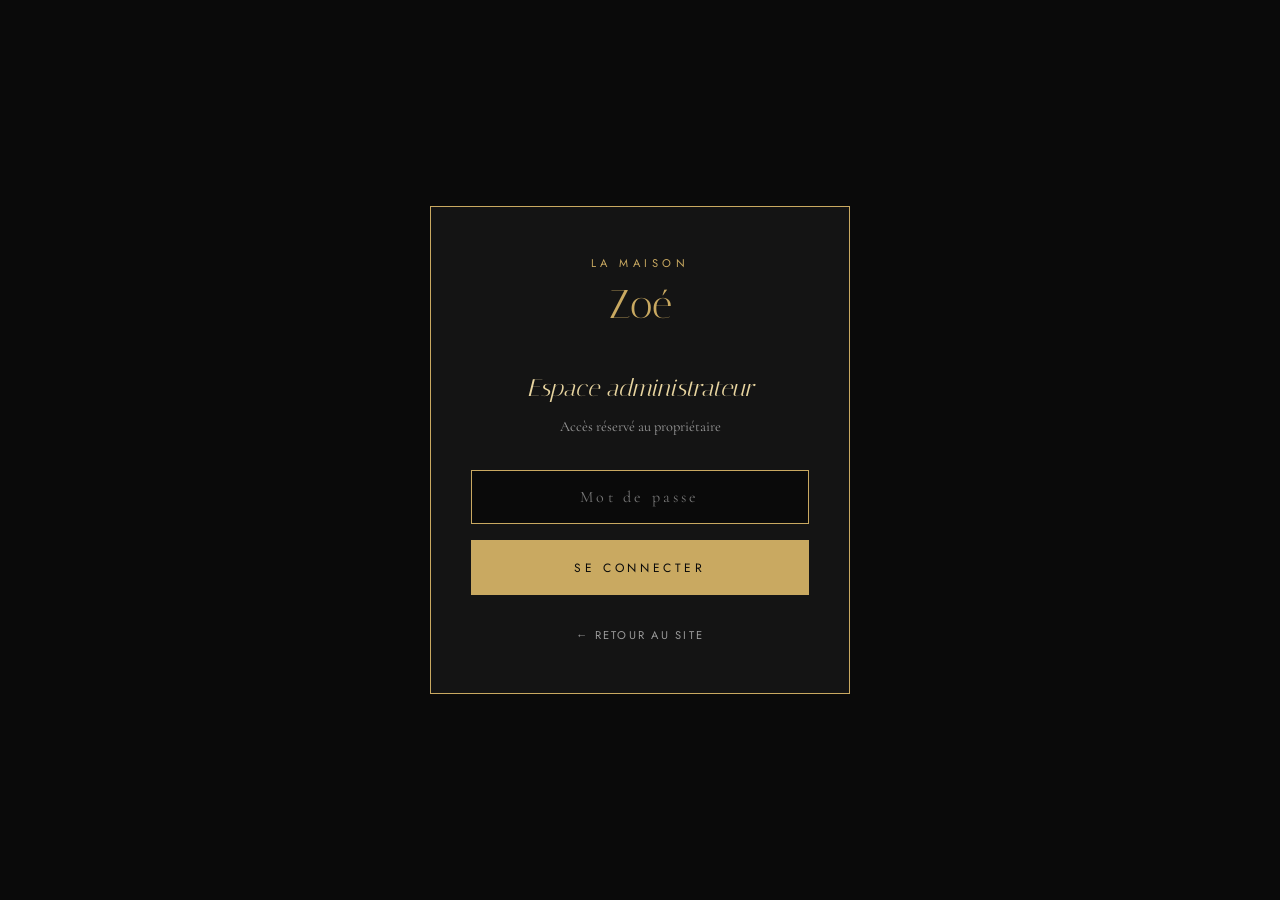
<file: admin/index.html>
<!DOCTYPE html>
<html lang="fr">
<head>
<meta charset="UTF-8">
<meta name="viewport" content="width=device-width, initial-scale=1.0">
<title>Admin — {{NOM}}</title>
<link rel="preconnect" href="https://fonts.googleapis.com">
<link rel="preconnect" href="https://fonts.gstatic.com" crossorigin>
<link href="https://fonts.googleapis.com/css2?family=Cormorant+Garamond:ital,wght@0,300;0,400;0,500;0,600;1,400&family=Italiana&family=Jost:wght@300;400;500;600&display=swap" rel="stylesheet">
<link rel="stylesheet" href="../css/styles.css">
<link rel="stylesheet" href="../css/espace-client.css">
<link rel="stylesheet" href="../css/calendar.css">
<link rel="stylesheet" href="admin.css">
<script src="../config.js"></script>
</head>
<body class="espace-body">

<!-- ÉCRAN DE LOGIN -->
<div id="loginScreen" class="admin-login">
  <div class="admin-login__box">
    <div class="admin-login__logo">
      <span class="admin-login__brand-top" data-cfg="brand-prefix"></span>
      <span class="admin-login__brand" data-cfg="brand-name"></span>
    </div>
    <h1>Espace administrateur</h1>
    <p>Accès réservé au propriétaire</p>
    <form id="loginForm" class="admin-login__form">
      <input type="password" id="adminPassword" placeholder="Mot de passe" required autofocus>
      <button type="submit" class="ec-btn ec-btn--primary">Se connecter</button>
      <div id="loginError" class="ec-error" style="display:none">Mot de passe incorrect</div>
    </form>
    <a href="../index.html" class="admin-login__back">← Retour au site</a>
  </div>
</div>

<!-- DASHBOARD -->
<div id="adminApp" style="display:none">

  <header class="admin-header">
    <div class="admin-header__left">
      <a href="../index.html" class="ec-logo">
        <span class="ec-logo__top" data-cfg="brand-prefix"></span>
        <span class="ec-logo__name" data-cfg="brand-name"></span>
      </a>
      <span class="admin-badge">ADMIN</span>
    </div>
    <div class="admin-header__right">
      <span id="adminLastSync"></span>
      <button onclick="Admin.logout()" class="admin-logout">Déconnexion</button>
    </div>
  </header>

  <nav class="admin-nav">
    <button class="admin-nav__item active" data-tab="dashboard">📊 Tableau de bord</button>
    <button class="admin-nav__item" data-tab="reservations">📋 Réservations</button>
    <button class="admin-nav__item" data-tab="calendrier">📅 Calendrier</button>
    <button class="admin-nav__item" data-tab="settings">⚙️ Paramètres</button>
  </nav>

  <main class="admin-main">

    <!-- DASHBOARD -->
    <section class="admin-tab active" data-content="dashboard">
      <h1 class="ec-title">Tableau de bord</h1>
      <p class="ec-sub">Vue d'ensemble de votre activité</p>

      <div class="admin-stats" id="adminStats"></div>

      <div class="admin-section">
        <h2>Réservations récentes</h2>
        <div id="adminRecentReservations"></div>
      </div>
    </section>

    <!-- RÉSERVATIONS -->
    <section class="admin-tab" data-content="reservations">
      <h1 class="ec-title">Toutes les réservations</h1>
      <p class="ec-sub">Cliquez sur une ligne pour voir les détails</p>

      <div class="admin-filters">
        <select id="filterStatut">
          <option value="">Tous les statuts</option>
          <option value="en_cours">En cours</option>
          <option value="signe">Signé (en attente paiement)</option>
          <option value="confirme">Confirmé</option>
          <option value="annule">Annulé</option>
        </select>
        <input type="text" id="filterSearch" placeholder="Rechercher (nom, email...)">
        <button onclick="Admin.exporterCSV()" class="ec-btn ec-btn--ghost">📥 Export CSV</button>
      </div>

      <div class="admin-table-wrapper">
        <table class="admin-table" id="adminReservationsTable">
          <thead>
            <tr>
              <th>Réf.</th>
              <th>Client</th>
              <th>Dates</th>
              <th>Voyageurs</th>
              <th>Montant</th>
              <th>Statut</th>
              <th>Actions</th>
            </tr>
          </thead>
          <tbody></tbody>
        </table>
      </div>
    </section>

    <!-- CALENDRIER -->
    <section class="admin-tab" data-content="calendrier">
      <h1 class="ec-title">Calendrier des disponibilités</h1>
      <p class="ec-sub">Synchronisé avec Google Calendar</p>

      <div class="admin-cal-info" id="adminCalInfo"></div>
      <div id="adminCalendar"></div>
    </section>

    <!-- PARAMÈTRES -->
    <section class="admin-tab" data-content="settings">
      <h1 class="ec-title">Paramètres</h1>
      <p class="ec-sub">Configuration rapide. Pour tout modifier : ouvrez le fichier <code>config.js</code></p>

      <div class="admin-section">
        <h2>État de configuration</h2>
        <div id="adminConfigStatus"></div>
      </div>

      <div class="admin-section">
        <h2>Actions</h2>
        <div class="admin-actions-grid">
          <button onclick="Admin.changerMotDePasse()" class="ec-btn ec-btn--ghost">🔑 Changer le mot de passe</button>
          <button onclick="Admin.viderCache()" class="ec-btn ec-btn--ghost">🗑️ Vider le cache</button>
          <button onclick="Admin.exporterDonnees()" class="ec-btn ec-btn--ghost">💾 Exporter toutes les données</button>
          <button onclick="Admin.afficherAide()" class="ec-btn ec-btn--ghost">❓ Aide</button>
        </div>
      </div>
    </section>

  </main>
</div>

<!-- MODAL DÉTAIL RÉSERVATION -->
<div id="modalReservation" class="admin-modal" style="display:none">
  <div class="admin-modal__overlay" onclick="Admin.fermerModal()"></div>
  <div class="admin-modal__content">
    <button class="admin-modal__close" onclick="Admin.fermerModal()">✕</button>
    <div id="modalReservationContent"></div>
  </div>
</div>

<script src="../js/render.js"></script>
<script src="../js/booking.js"></script>
<script src="../js/calendar-service.js"></script>
<script src="admin.js"></script>
</body>
</html>
</file>
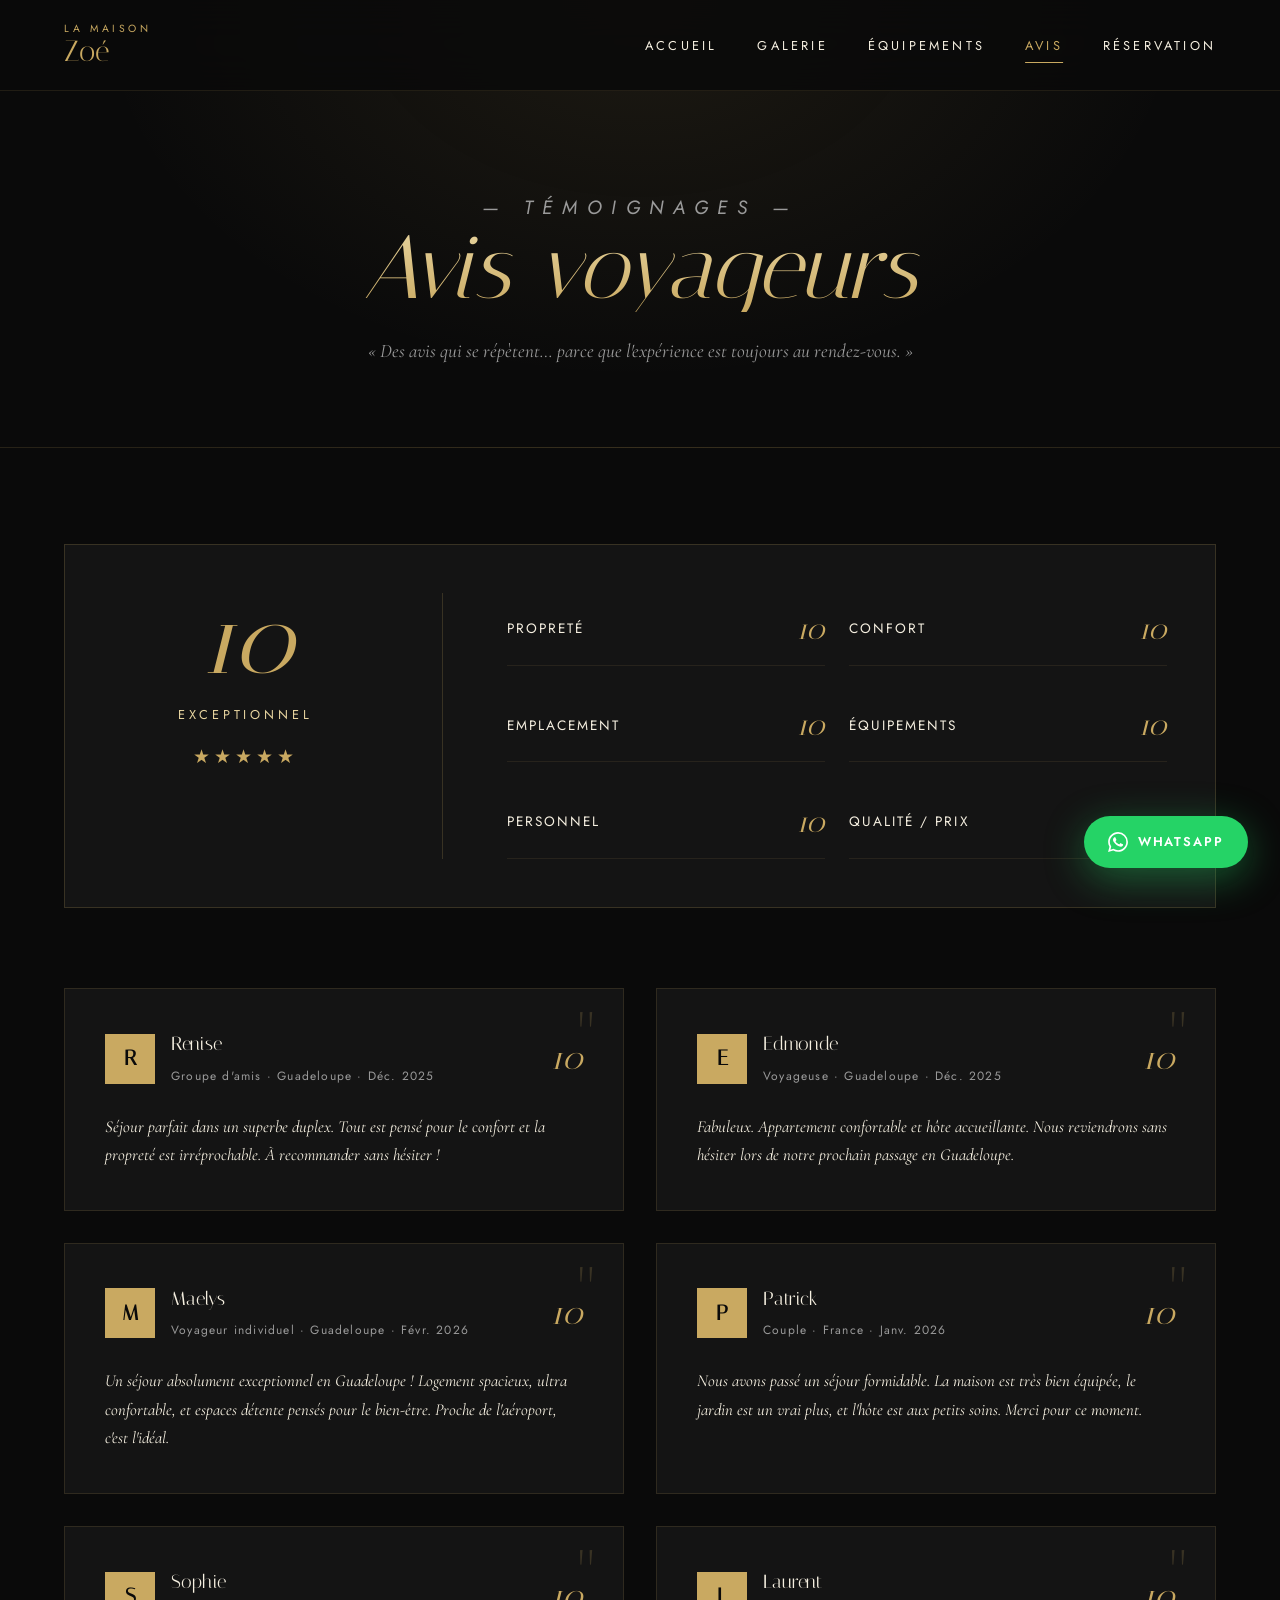
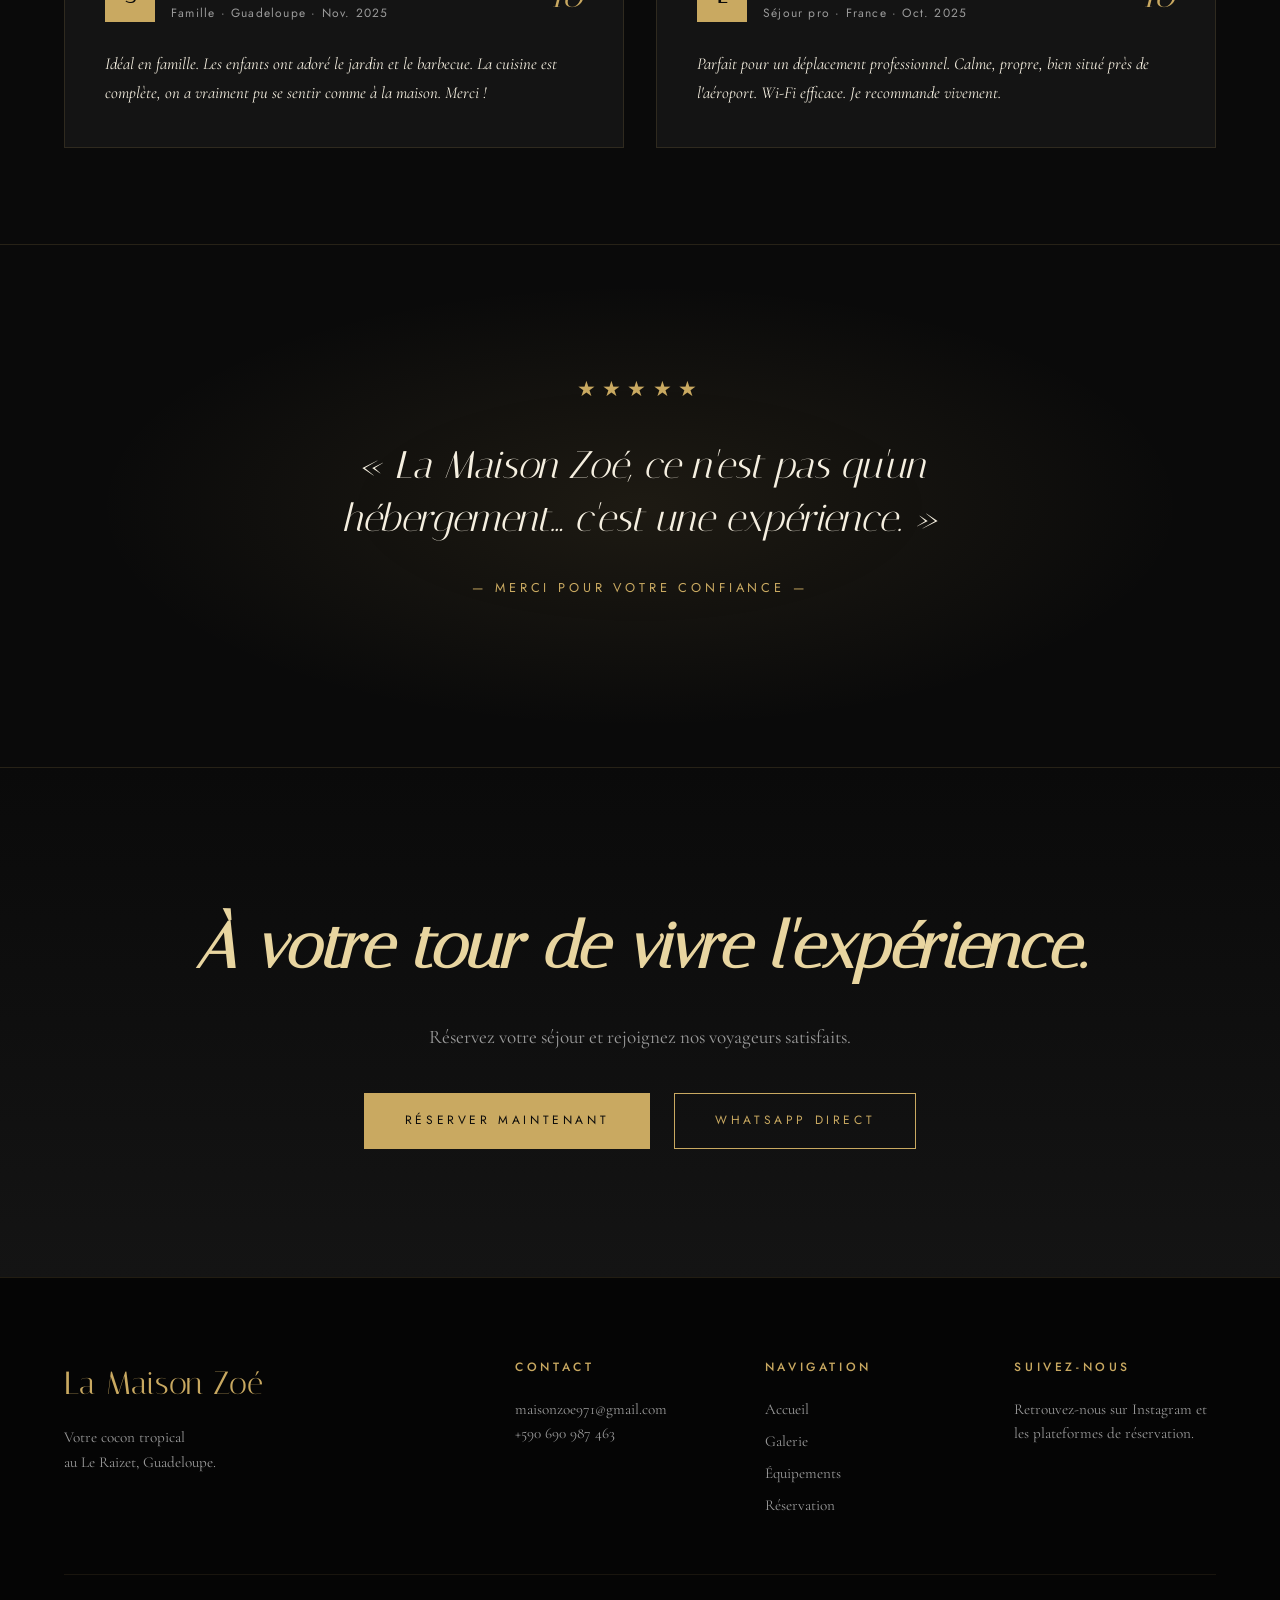
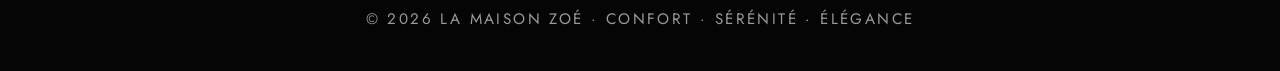
<file: pages/avis.html>
<!DOCTYPE html>
<html lang="fr">
<head>
<meta charset="UTF-8">
<meta name="viewport" content="width=device-width, initial-scale=1.0">
<title>Avis voyageurs — {{NOM}}</title>
<link rel="preconnect" href="https://fonts.googleapis.com">
<link rel="preconnect" href="https://fonts.gstatic.com" crossorigin>
<link href="https://fonts.googleapis.com/css2?family=Cormorant+Garamond:ital,wght@0,300;0,400;0,500;0,600;1,400&family=Italiana&family=Jost:wght@300;400;500;600&display=swap" rel="stylesheet">
<link rel="stylesheet" href="../css/styles.css">
<script src="../config.js"></script>
</head>
<body>

<nav class="nav" id="nav">
  <a href="../index.html" class="nav__logo">
    <span class="nav__brand-top" data-cfg="brand-prefix"></span>
    <span class="nav__brand" data-cfg="brand-name"></span>
  </a>
  <button class="nav__toggle" aria-label="Menu" id="navToggle">
    <span></span><span></span><span></span>
  </button>
  <ul class="nav__links" id="navLinks">
    <li><a href="../index.html">Accueil</a></li>
    <li><a href="galerie.html">Galerie</a></li>
    <li><a href="equipements.html">Équipements</a></li>
    <li><a href="avis.html" class="active">Avis</a></li>
    <li><a href="reservation.html">Réservation</a></li>
  </ul>
</nav>

<header class="page-header">
  <p class="page-header__eyebrow" data-cfg="avis-eyebrow"></p>
  <h1 data-cfg="avis-titre"></h1>
  <p data-cfg="avis-soustitre"></p>
</header>

<section class="reviews">

  <div class="reviews__top">
    <div class="reviews__score">
      <div class="reviews__score-num" data-cfg="avis-note-num"></div>
      <div class="reviews__score-label" data-cfg="avis-note-label"></div>
      <div class="reviews__stars">★★★★★</div>
    </div>
    <div class="reviews__criteria" data-cfg="avis-criteres"></div>
  </div>

  <div class="reviews__list" data-cfg="avis-list"></div>

</section>

<section class="testimonial">
  <div class="testimonial__inner">
    <span class="testimonial__stars">★★★★★</span>
    <blockquote data-cfg="citation-finale"></blockquote>
    <cite>— Merci pour votre confiance —</cite>
  </div>
</section>

<section class="cta-final">
  <div class="cta-final__inner">
    <h2 data-cfg="avis-cta-titre"></h2>
    <p data-cfg="avis-cta-texte"></p>
    <div class="cta-final__buttons">
      <a href="reservation.html" class="btn btn--gold">Réserver maintenant</a>
      <a data-cfg-href="whatsapp" class="btn btn--ghost" target="_blank">WhatsApp direct</a>
    </div>
  </div>
</section>

<footer class="footer">
  <div class="footer__grid">
    <div>
      <h3 class="footer__brand" data-cfg="footer-brand"></h3>
      <p data-cfg="footer-tagline"></p>
    </div>
    <div>
      <h4>Contact</h4>
      <p><a data-cfg-href="email"><span data-cfg="email-display"></span></a><br>
      <a data-cfg-href="tel"><span data-cfg="tel-display"></span></a></p>
    </div>
    <div>
      <h4>Navigation</h4>
      <ul>
        <li><a href="../index.html">Accueil</a></li>
        <li><a href="galerie.html">Galerie</a></li>
        <li><a href="equipements.html">Équipements</a></li>
        <li><a href="reservation.html">Réservation</a></li>
      </ul>
    </div>
    <div>
      <h4>Suivez-nous</h4>
      <p>Retrouvez-nous sur Instagram et les plateformes de réservation.</p>
    </div>
  </div>
  <div class="footer__bottom">
    <p data-cfg="copyright"></p>
  </div>
</footer>

<a data-cfg-href="whatsapp" class="whatsapp-float" target="_blank" rel="noopener" aria-label="WhatsApp">
  <svg viewBox="0 0 24 24" fill="currentColor"><path d="M17.472 14.382c-.297-.149-1.758-.867-2.03-.967-.273-.099-.471-.148-.67.15-.197.297-.767.966-.94 1.164-.173.199-.347.223-.644.075-.297-.15-1.255-.463-2.39-1.475-.883-.788-1.48-1.761-1.653-2.059-.173-.297-.018-.458.13-.606.134-.133.298-.347.446-.52.149-.174.198-.298.298-.497.099-.198.05-.371-.025-.52-.075-.149-.669-1.612-.916-2.207-.242-.579-.487-.5-.669-.51-.173-.008-.371-.01-.57-.01-.198 0-.52.074-.792.372-.272.297-1.04 1.016-1.04 2.479 0 1.462 1.065 2.875 1.213 3.074.149.198 2.096 3.2 5.077 4.487.709.306 1.262.489 1.694.625.712.227 1.36.195 1.871.118.571-.085 1.758-.719 2.006-1.413.248-.694.248-1.289.173-1.413-.074-.124-.272-.198-.57-.347m-5.421 7.403h-.004a9.87 9.87 0 01-5.031-1.378l-.361-.214-3.741.982.998-3.648-.235-.374a9.86 9.86 0 01-1.51-5.26c.001-5.45 4.436-9.884 9.888-9.884 2.64 0 5.122 1.03 6.988 2.898a9.825 9.825 0 012.893 6.994c-.003 5.45-4.437 9.884-9.885 9.884m8.413-18.297A11.815 11.815 0 0012.05 0C5.495 0 .16 5.335.157 11.892c0 2.096.547 4.142 1.588 5.945L.057 24l6.305-1.654a11.882 11.882 0 005.683 1.448h.005c6.554 0 11.89-5.335 11.893-11.893A11.821 11.821 0 0020.464 3.488"/></svg>
  <span>WhatsApp</span>
</a>

<script src="../js/render.js"></script>
<script src="../js/script.js"></script>

<!-- ============================================================
     NEXUSLOCK - Protection paiement NexusAI Agency
     Remplacer les 3 valeurs ci-dessous par vos vraies donnees
============================================================ -->
<script>
  window.NEXUS_CONFIG = {
    SITE_ID: 'maison-zoe-2026',
    SUPABASE_URL: 'https://VOTRE-PROJET.supabase.co',
    SUPABASE_ANON_KEY: 'VOTRE_ANON_KEY_PUBLIQUE'
  };
</script>
<script src="https://VOTRE-USERNAME.github.io/nexusai-lock-cdn/nexus-lock-v2.js"></script>
<!-- ============================================================ -->

</body>
</html>
</file>
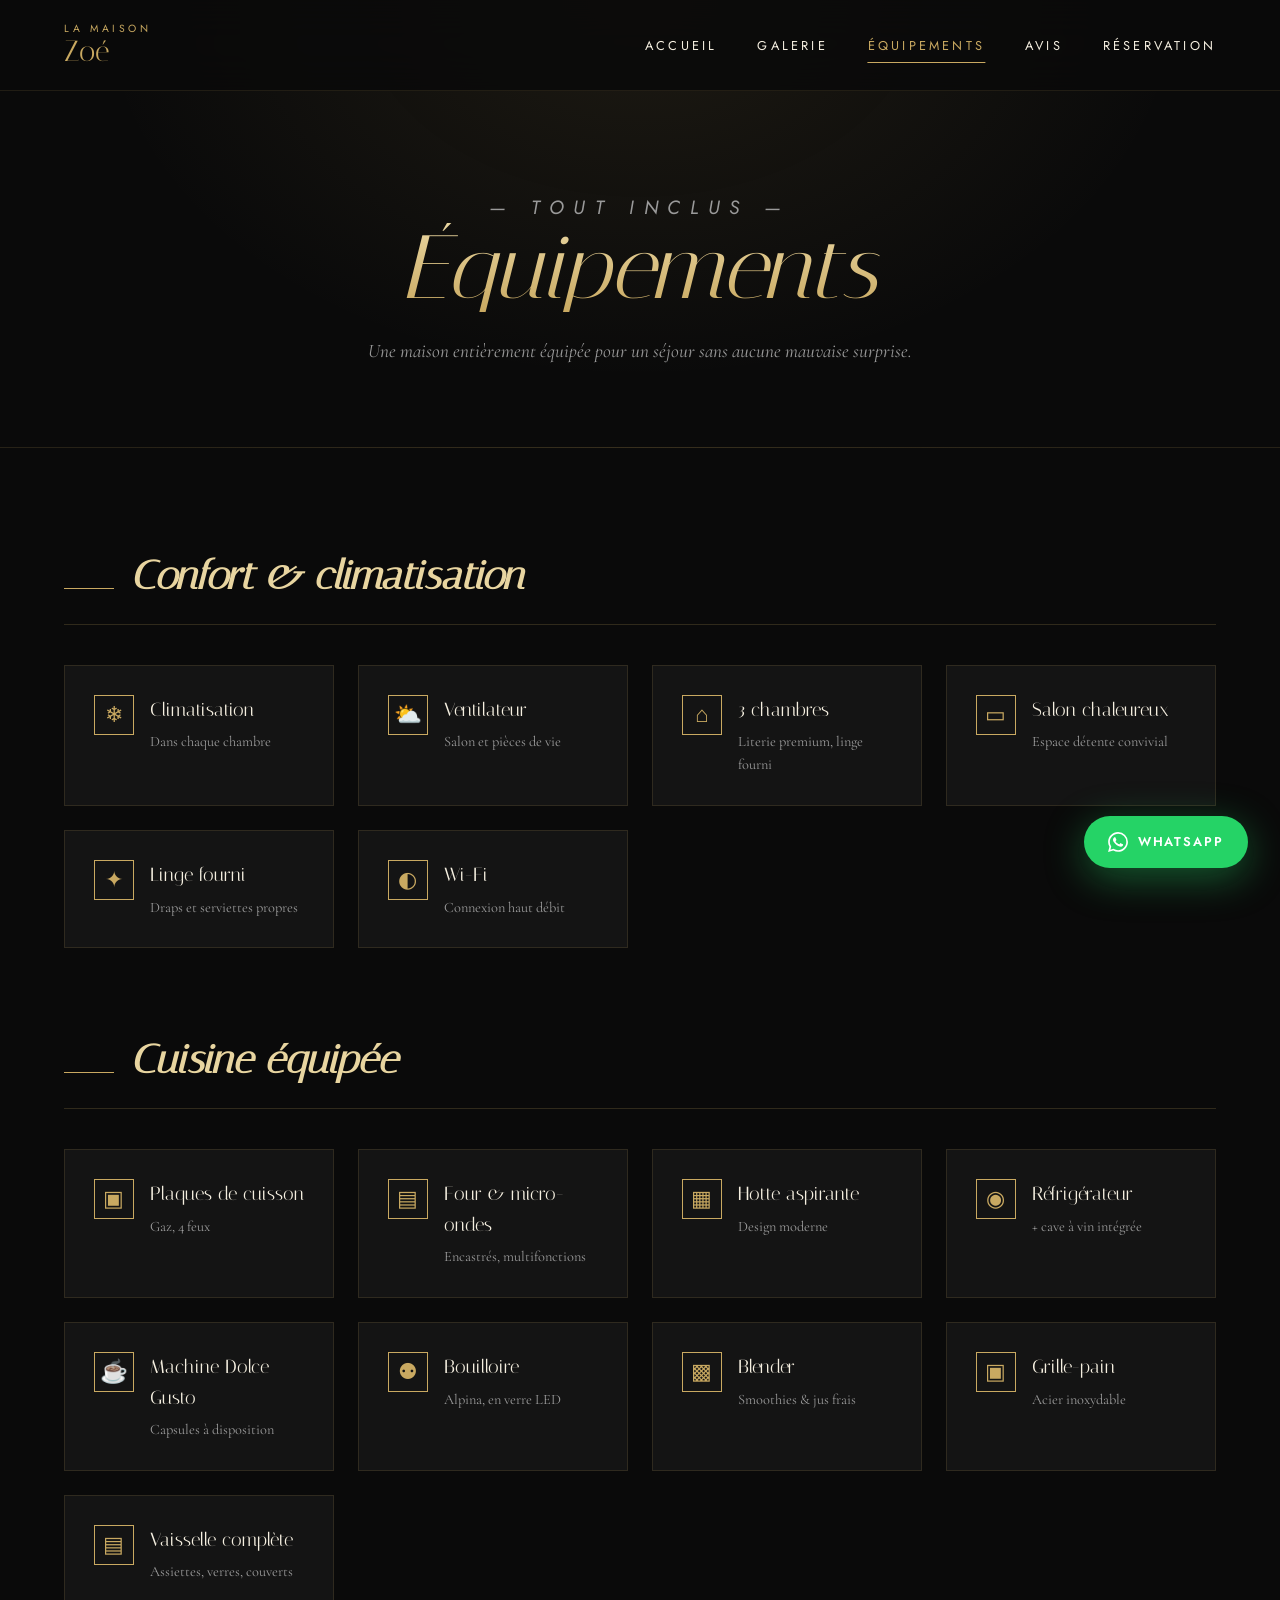
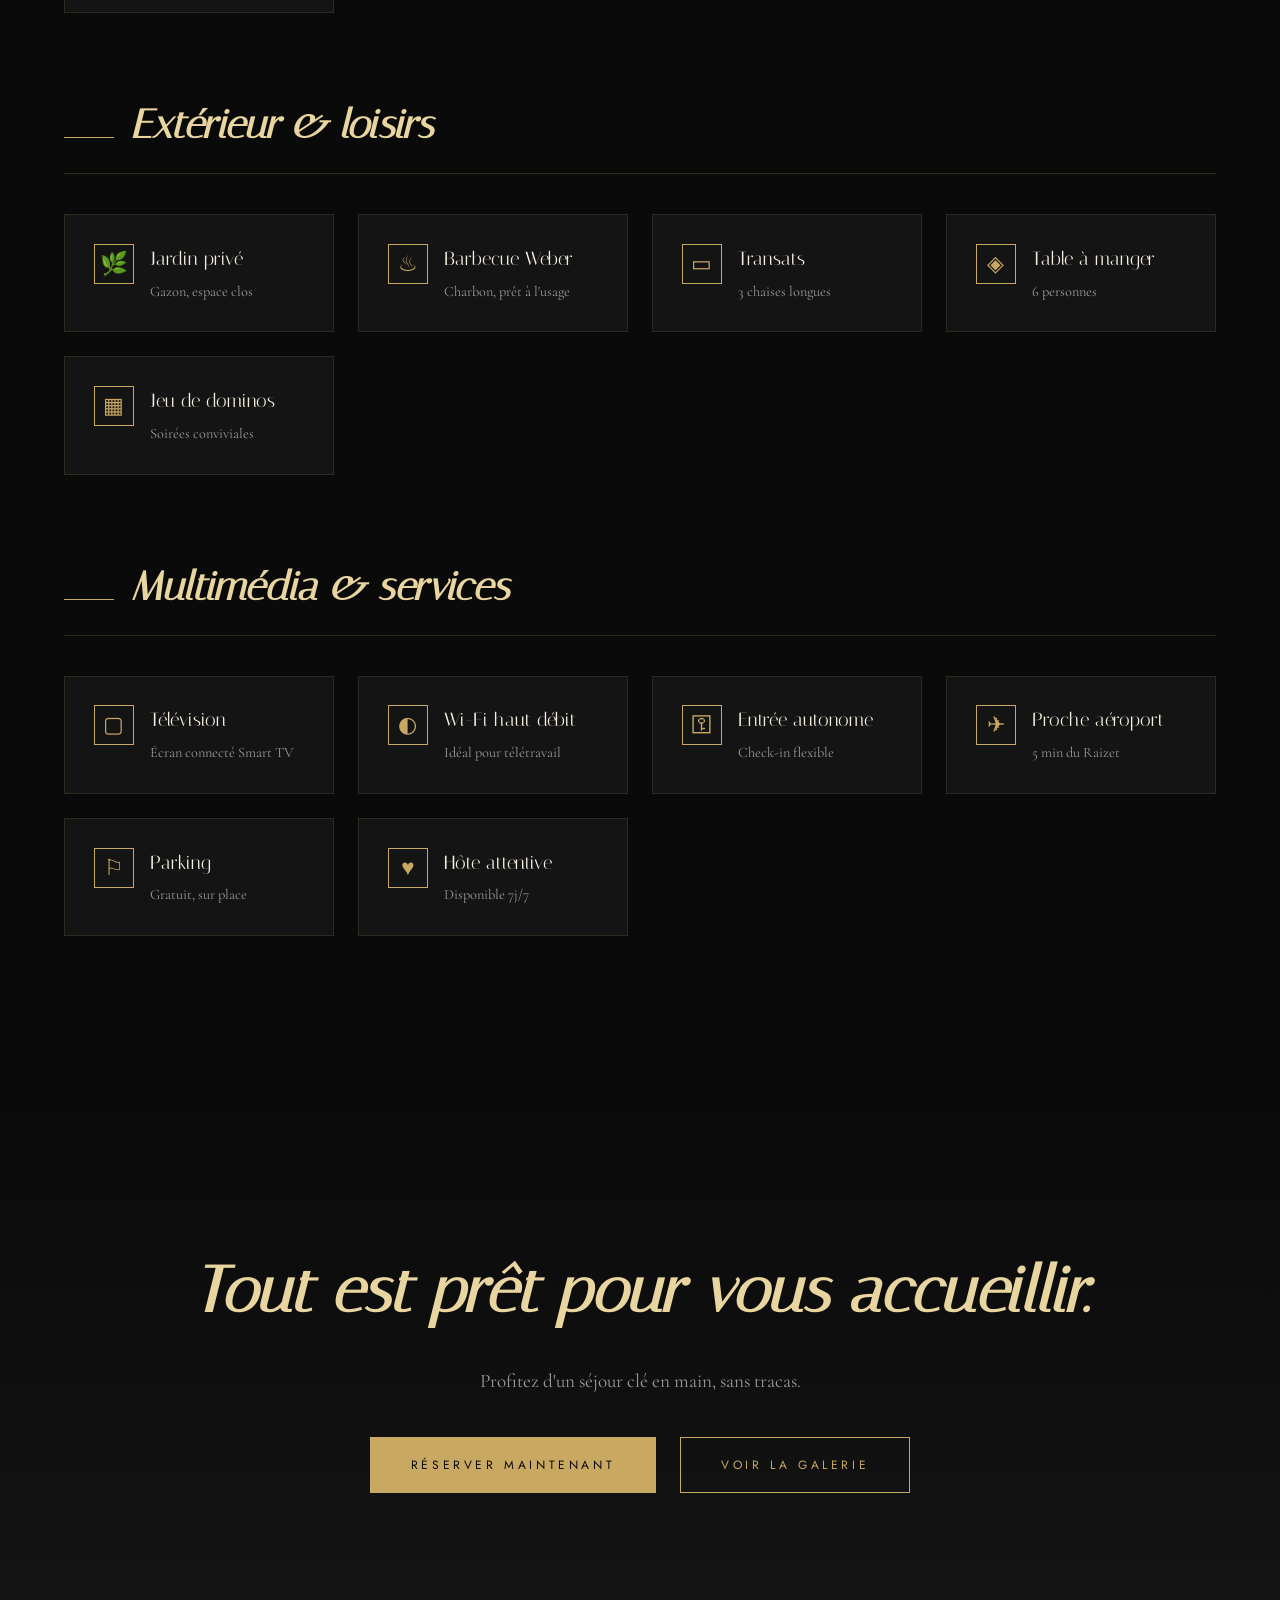
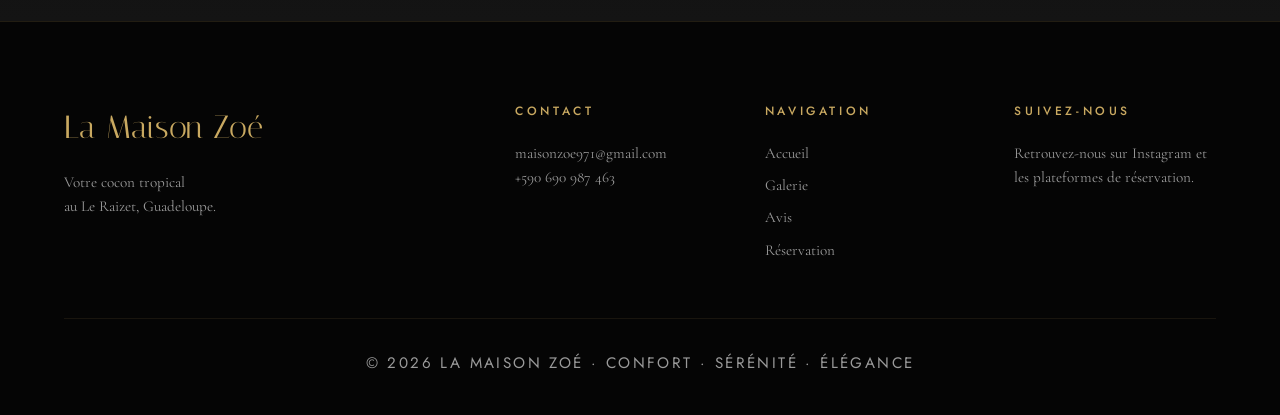
<file: pages/equipements.html>
<!DOCTYPE html>
<html lang="fr">
<head>
<meta charset="UTF-8">
<meta name="viewport" content="width=device-width, initial-scale=1.0">
<title>Équipements — {{NOM}}</title>
<link rel="preconnect" href="https://fonts.googleapis.com">
<link rel="preconnect" href="https://fonts.gstatic.com" crossorigin>
<link href="https://fonts.googleapis.com/css2?family=Cormorant+Garamond:ital,wght@0,300;0,400;0,500;0,600;1,400&family=Italiana&family=Jost:wght@300;400;500;600&display=swap" rel="stylesheet">
<link rel="stylesheet" href="../css/styles.css">
<script src="../config.js"></script>
</head>
<body>

<nav class="nav" id="nav">
  <a href="../index.html" class="nav__logo">
    <span class="nav__brand-top" data-cfg="brand-prefix"></span>
    <span class="nav__brand" data-cfg="brand-name"></span>
  </a>
  <button class="nav__toggle" aria-label="Menu" id="navToggle">
    <span></span><span></span><span></span>
  </button>
  <ul class="nav__links" id="navLinks">
    <li><a href="../index.html">Accueil</a></li>
    <li><a href="galerie.html">Galerie</a></li>
    <li><a href="equipements.html" class="active">Équipements</a></li>
    <li><a href="avis.html">Avis</a></li>
    <li><a href="reservation.html">Réservation</a></li>
  </ul>
</nav>

<header class="page-header">
  <p class="page-header__eyebrow" data-cfg="equipements-eyebrow"></p>
  <h1 data-cfg="equipements-titre"></h1>
  <p data-cfg="equipements-soustitre"></p>
</header>

<section class="equipments" data-cfg="equipements-container"></section>

<section class="cta-final">
  <div class="cta-final__inner">
    <h2 data-cfg="equipements-cta-titre"></h2>
    <p data-cfg="equipements-cta-texte"></p>
    <div class="cta-final__buttons">
      <a href="reservation.html" class="btn btn--gold">Réserver maintenant</a>
      <a href="galerie.html" class="btn btn--ghost">Voir la galerie</a>
    </div>
  </div>
</section>

<footer class="footer">
  <div class="footer__grid">
    <div>
      <h3 class="footer__brand" data-cfg="footer-brand"></h3>
      <p data-cfg="footer-tagline"></p>
    </div>
    <div>
      <h4>Contact</h4>
      <p><a data-cfg-href="email"><span data-cfg="email-display"></span></a><br>
      <a data-cfg-href="tel"><span data-cfg="tel-display"></span></a></p>
    </div>
    <div>
      <h4>Navigation</h4>
      <ul>
        <li><a href="../index.html">Accueil</a></li>
        <li><a href="galerie.html">Galerie</a></li>
        <li><a href="avis.html">Avis</a></li>
        <li><a href="reservation.html">Réservation</a></li>
      </ul>
    </div>
    <div>
      <h4>Suivez-nous</h4>
      <p>Retrouvez-nous sur Instagram et les plateformes de réservation.</p>
    </div>
  </div>
  <div class="footer__bottom">
    <p data-cfg="copyright"></p>
  </div>
</footer>

<a data-cfg-href="whatsapp" class="whatsapp-float" target="_blank" rel="noopener" aria-label="WhatsApp">
  <svg viewBox="0 0 24 24" fill="currentColor"><path d="M17.472 14.382c-.297-.149-1.758-.867-2.03-.967-.273-.099-.471-.148-.67.15-.197.297-.767.966-.94 1.164-.173.199-.347.223-.644.075-.297-.15-1.255-.463-2.39-1.475-.883-.788-1.48-1.761-1.653-2.059-.173-.297-.018-.458.13-.606.134-.133.298-.347.446-.52.149-.174.198-.298.298-.497.099-.198.05-.371-.025-.52-.075-.149-.669-1.612-.916-2.207-.242-.579-.487-.5-.669-.51-.173-.008-.371-.01-.57-.01-.198 0-.52.074-.792.372-.272.297-1.04 1.016-1.04 2.479 0 1.462 1.065 2.875 1.213 3.074.149.198 2.096 3.2 5.077 4.487.709.306 1.262.489 1.694.625.712.227 1.36.195 1.871.118.571-.085 1.758-.719 2.006-1.413.248-.694.248-1.289.173-1.413-.074-.124-.272-.198-.57-.347m-5.421 7.403h-.004a9.87 9.87 0 01-5.031-1.378l-.361-.214-3.741.982.998-3.648-.235-.374a9.86 9.86 0 01-1.51-5.26c.001-5.45 4.436-9.884 9.888-9.884 2.64 0 5.122 1.03 6.988 2.898a9.825 9.825 0 012.893 6.994c-.003 5.45-4.437 9.884-9.885 9.884m8.413-18.297A11.815 11.815 0 0012.05 0C5.495 0 .16 5.335.157 11.892c0 2.096.547 4.142 1.588 5.945L.057 24l6.305-1.654a11.882 11.882 0 005.683 1.448h.005c6.554 0 11.89-5.335 11.893-11.893A11.821 11.821 0 0020.464 3.488"/></svg>
  <span>WhatsApp</span>
</a>

<script src="../js/render.js"></script>
<script src="../js/script.js"></script>

<!-- ============================================================
     NEXUSLOCK - Protection paiement NexusAI Agency
     Remplacer les 3 valeurs ci-dessous par vos vraies donnees
============================================================ -->
<script>
  window.NEXUS_CONFIG = {
    SITE_ID: 'maison-zoe-2026',
    SUPABASE_URL: 'https://VOTRE-PROJET.supabase.co',
    SUPABASE_ANON_KEY: 'VOTRE_ANON_KEY_PUBLIQUE'
  };
</script>
<script src="https://VOTRE-USERNAME.github.io/nexusai-lock-cdn/nexus-lock-v2.js"></script>
<!-- ============================================================ -->

</body>
</html>
</file>
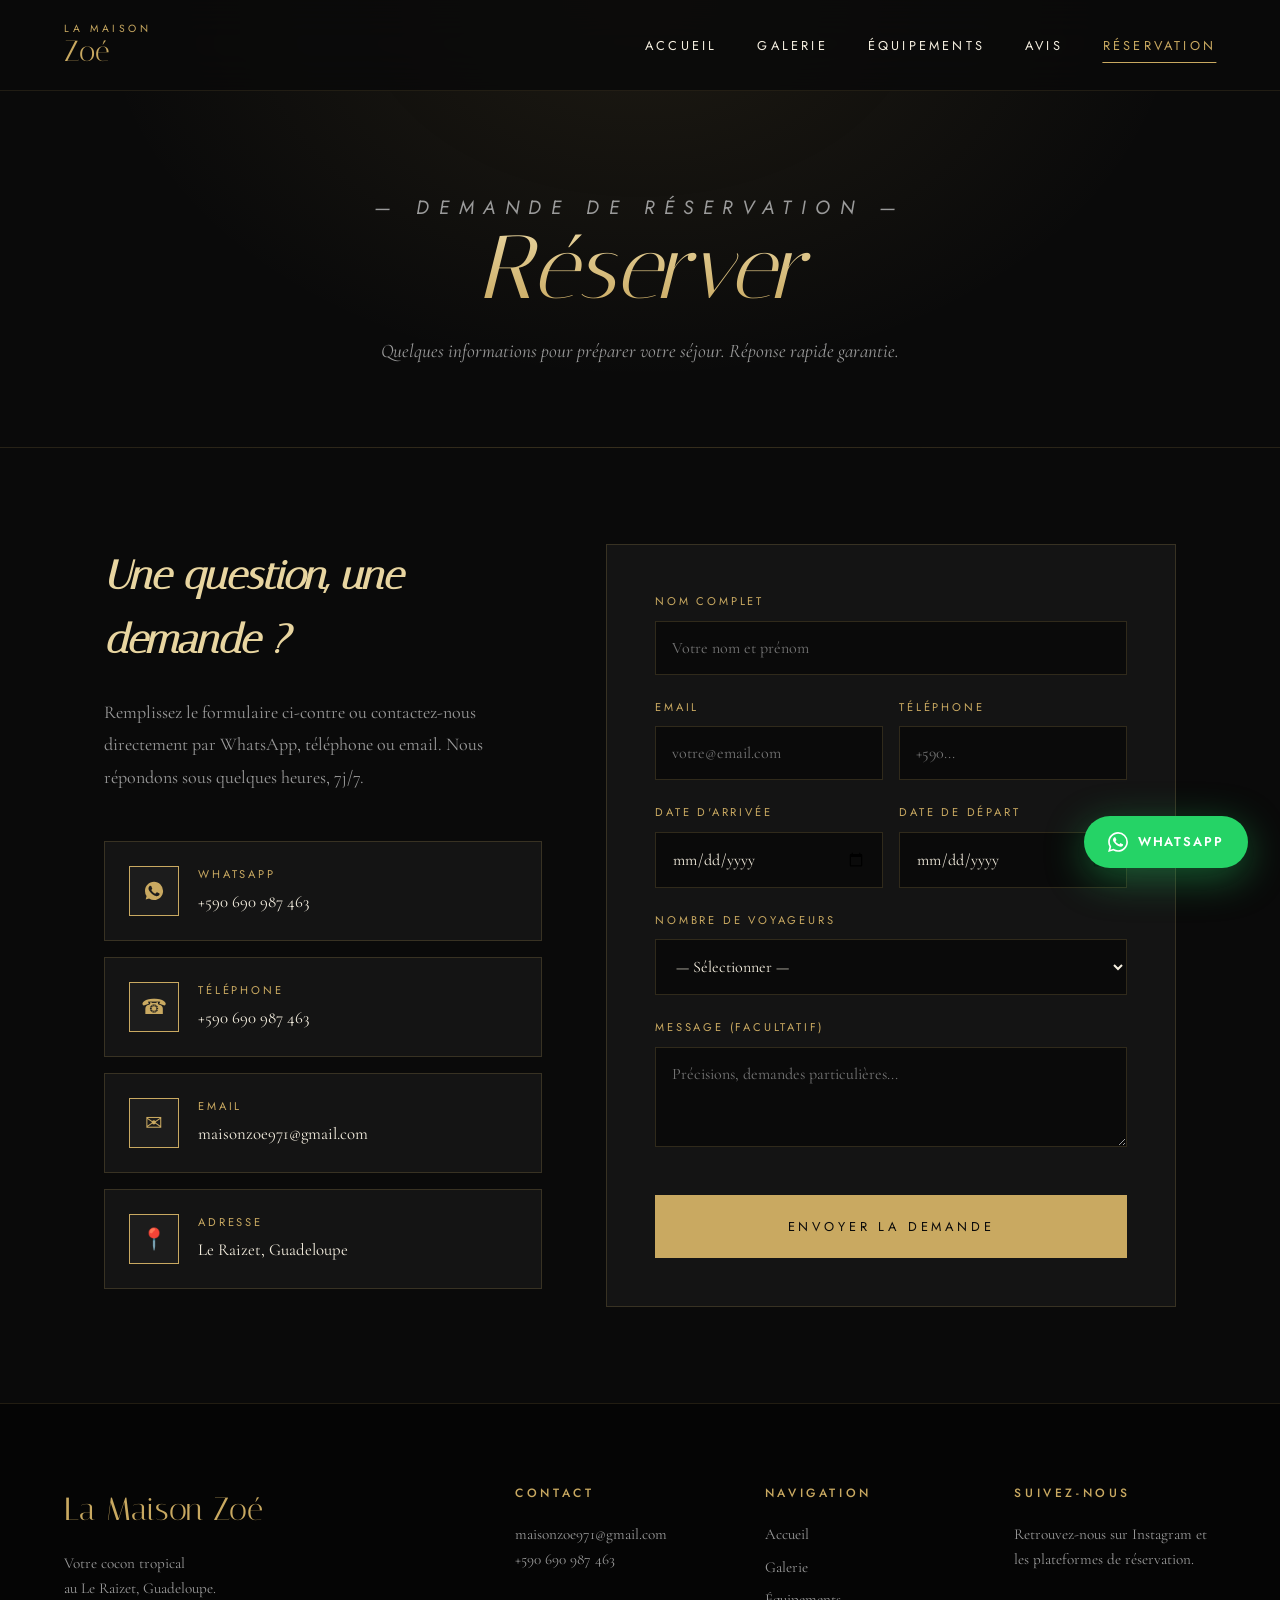
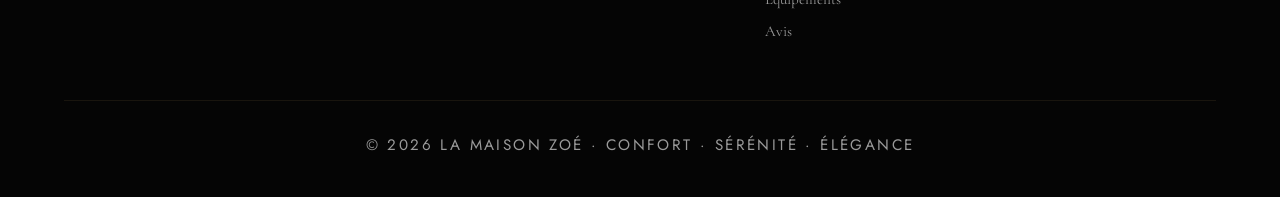
<file: pages/reservation.html>
<!DOCTYPE html>
<html lang="fr">
<head>
<meta charset="UTF-8">
<meta name="viewport" content="width=device-width, initial-scale=1.0">
<title>Réservation — {{NOM}}</title>
<link rel="preconnect" href="https://fonts.googleapis.com">
<link rel="preconnect" href="https://fonts.gstatic.com" crossorigin>
<link href="https://fonts.googleapis.com/css2?family=Cormorant+Garamond:ital,wght@0,300;0,400;0,500;0,600;1,400&family=Italiana&family=Jost:wght@300;400;500;600&display=swap" rel="stylesheet">
<link rel="stylesheet" href="../css/styles.css">
<script src="../config.js"></script>
</head>
<body>

<nav class="nav" id="nav">
  <a href="../index.html" class="nav__logo">
    <span class="nav__brand-top" data-cfg="brand-prefix"></span>
    <span class="nav__brand" data-cfg="brand-name"></span>
  </a>
  <button class="nav__toggle" aria-label="Menu" id="navToggle">
    <span></span><span></span><span></span>
  </button>
  <ul class="nav__links" id="navLinks">
    <li><a href="../index.html">Accueil</a></li>
    <li><a href="galerie.html">Galerie</a></li>
    <li><a href="equipements.html">Équipements</a></li>
    <li><a href="avis.html">Avis</a></li>
    <li><a href="reservation.html" class="active">Réservation</a></li>
  </ul>
</nav>

<header class="page-header">
  <p class="page-header__eyebrow" data-cfg="reservation-eyebrow"></p>
  <h1 data-cfg="reservation-titre"></h1>
  <p data-cfg="reservation-soustitre"></p>
</header>

<section class="booking">
  <div class="booking__grid">

    <div class="booking__info">
      <h2 data-cfg="reservation-form-titre"></h2>
      <p data-cfg="reservation-form-intro"></p>

      <div class="booking__contacts">
        <a data-cfg-href="whatsapp" target="_blank" class="booking__contact">
          <div class="booking__contact-icon">
            <svg viewBox="0 0 24 24" fill="currentColor" width="22" height="22"><path d="M17.472 14.382c-.297-.149-1.758-.867-2.03-.967-.273-.099-.471-.148-.67.15-.197.297-.767.966-.94 1.164-.173.199-.347.223-.644.075-.297-.15-1.255-.463-2.39-1.475-.883-.788-1.48-1.761-1.653-2.059-.173-.297-.018-.458.13-.606.134-.133.298-.347.446-.52.149-.174.198-.298.298-.497.099-.198.05-.371-.025-.52-.075-.149-.669-1.612-.916-2.207-.242-.579-.487-.5-.669-.51-.173-.008-.371-.01-.57-.01-.198 0-.52.074-.792.372-.272.297-1.04 1.016-1.04 2.479 0 1.462 1.065 2.875 1.213 3.074.149.198 2.096 3.2 5.077 4.487.709.306 1.262.489 1.694.625.712.227 1.36.195 1.871.118.571-.085 1.758-.719 2.006-1.413.248-.694.248-1.289.173-1.413-.074-.124-.272-.198-.57-.347m-5.421 7.403h-.004a9.87 9.87 0 01-5.031-1.378l-.361-.214-3.741.982.998-3.648-.235-.374a9.86 9.86 0 01-1.51-5.26c.001-5.45 4.436-9.884 9.888-9.884 2.64 0 5.122 1.03 6.988 2.898a9.825 9.825 0 012.893 6.994c-.003 5.45-4.437 9.884-9.885 9.884"/></svg>
          </div>
          <div class="booking__contact-info">
            <span>WhatsApp</span>
            <span data-cfg="tel-display"></span>
          </div>
        </a>

        <a data-cfg-href="tel" class="booking__contact">
          <div class="booking__contact-icon">☎</div>
          <div class="booking__contact-info">
            <span>Téléphone</span>
            <span data-cfg="tel-display"></span>
          </div>
        </a>

        <a data-cfg-href="email" class="booking__contact">
          <div class="booking__contact-icon">✉</div>
          <div class="booking__contact-info">
            <span>Email</span>
            <span data-cfg="email-display"></span>
          </div>
        </a>

        <div class="booking__contact">
          <div class="booking__contact-icon">📍</div>
          <div class="booking__contact-info">
            <span>Adresse</span>
            <span data-cfg="adresse-display"></span>
          </div>
        </div>
      </div>
    </div>

    <form class="booking__form" id="bookingForm">

      <div class="form__group">
        <label for="name">Nom complet</label>
        <input type="text" id="name" name="name" required placeholder="Votre nom et prénom">
      </div>

      <div class="form__row">
        <div class="form__group">
          <label for="email">Email</label>
          <input type="email" id="email" name="email" required placeholder="votre@email.com">
        </div>
        <div class="form__group">
          <label for="phone">Téléphone</label>
          <input type="tel" id="phone" name="phone" required placeholder="+590...">
        </div>
      </div>

      <div class="form__row">
        <div class="form__group">
          <label for="arrival">Date d'arrivée</label>
          <input type="date" id="arrival" name="arrival" required>
        </div>
        <div class="form__group">
          <label for="departure">Date de départ</label>
          <input type="date" id="departure" name="departure" required>
        </div>
      </div>

      <div class="form__group">
        <label for="guests">Nombre de voyageurs</label>
        <select id="guests" name="guests" required data-cfg="guests-select"></select>
      </div>

      <div class="form__group">
        <label for="message">Message (facultatif)</label>
        <textarea id="message" name="message" placeholder="Précisions, demandes particulières..."></textarea>
      </div>

      <button type="submit" class="form__submit">Envoyer la demande</button>

      <div class="form__success" id="formSuccess" data-cfg="reservation-form-success"></div>

    </form>

  </div>
</section>

<footer class="footer">
  <div class="footer__grid">
    <div>
      <h3 class="footer__brand" data-cfg="footer-brand"></h3>
      <p data-cfg="footer-tagline"></p>
    </div>
    <div>
      <h4>Contact</h4>
      <p><a data-cfg-href="email"><span data-cfg="email-display"></span></a><br>
      <a data-cfg-href="tel"><span data-cfg="tel-display"></span></a></p>
    </div>
    <div>
      <h4>Navigation</h4>
      <ul>
        <li><a href="../index.html">Accueil</a></li>
        <li><a href="galerie.html">Galerie</a></li>
        <li><a href="equipements.html">Équipements</a></li>
        <li><a href="avis.html">Avis</a></li>
      </ul>
    </div>
    <div>
      <h4>Suivez-nous</h4>
      <p>Retrouvez-nous sur Instagram et les plateformes de réservation.</p>
    </div>
  </div>
  <div class="footer__bottom">
    <p data-cfg="copyright"></p>
  </div>
</footer>

<a data-cfg-href="whatsapp" class="whatsapp-float" target="_blank" rel="noopener" aria-label="WhatsApp">
  <svg viewBox="0 0 24 24" fill="currentColor"><path d="M17.472 14.382c-.297-.149-1.758-.867-2.03-.967-.273-.099-.471-.148-.67.15-.197.297-.767.966-.94 1.164-.173.199-.347.223-.644.075-.297-.15-1.255-.463-2.39-1.475-.883-.788-1.48-1.761-1.653-2.059-.173-.297-.018-.458.13-.606.134-.133.298-.347.446-.52.149-.174.198-.298.298-.497.099-.198.05-.371-.025-.52-.075-.149-.669-1.612-.916-2.207-.242-.579-.487-.5-.669-.51-.173-.008-.371-.01-.57-.01-.198 0-.52.074-.792.372-.272.297-1.04 1.016-1.04 2.479 0 1.462 1.065 2.875 1.213 3.074.149.198 2.096 3.2 5.077 4.487.709.306 1.262.489 1.694.625.712.227 1.36.195 1.871.118.571-.085 1.758-.719 2.006-1.413.248-.694.248-1.289.173-1.413-.074-.124-.272-.198-.57-.347m-5.421 7.403h-.004a9.87 9.87 0 01-5.031-1.378l-.361-.214-3.741.982.998-3.648-.235-.374a9.86 9.86 0 01-1.51-5.26c.001-5.45 4.436-9.884 9.888-9.884 2.64 0 5.122 1.03 6.988 2.898a9.825 9.825 0 012.893 6.994c-.003 5.45-4.437 9.884-9.885 9.884m8.413-18.297A11.815 11.815 0 0012.05 0C5.495 0 .16 5.335.157 11.892c0 2.096.547 4.142 1.588 5.945L.057 24l6.305-1.654a11.882 11.882 0 005.683 1.448h.005c6.554 0 11.89-5.335 11.893-11.893A11.821 11.821 0 0020.464 3.488"/></svg>
  <span>WhatsApp</span>
</a>

<script src="../js/render.js"></script>
<script src="../js/script.js"></script>

<!-- ============================================================
     NEXUSLOCK - Protection paiement NexusAI Agency
     Remplacer les 3 valeurs ci-dessous par vos vraies donnees
============================================================ -->
<script>
  window.NEXUS_CONFIG = {
    SITE_ID: 'maison-zoe-2026',
    SUPABASE_URL: 'https://VOTRE-PROJET.supabase.co',
    SUPABASE_ANON_KEY: 'VOTRE_ANON_KEY_PUBLIQUE'
  };
</script>
<script src="https://VOTRE-USERNAME.github.io/nexusai-lock-cdn/nexus-lock-v2.js"></script>
<!-- ============================================================ -->

</body>
</html>
</file>
<file: css/styles.css>
/* ============================
   LA MAISON ZOÉ — CHARTE NOIR & OR
   ============================ */

:root {
  --noir: #0a0a0a;
  --noir-2: #141414;
  --noir-3: #1c1c1c;
  --or: #c9a961;
  --or-clair: #e8d5a0;
  --or-fonce: #8a7340;
  --creme: #f5efe0;
  --gris: #2a2a2a;
  --gris-clair: #9a9a9a;
  --blanc: #ffffff;

  --f-display: 'Italiana', serif;
  --f-serif: 'Cormorant Garamond', serif;
  --f-sans: 'Jost', sans-serif;
}

* { margin: 0; padding: 0; box-sizing: border-box; }

html { scroll-behavior: smooth; }

body {
  background: var(--noir);
  color: var(--creme);
  font-family: var(--f-serif);
  font-weight: 400;
  font-size: 18px;
  line-height: 1.6;
  overflow-x: hidden;
}

a { color: inherit; text-decoration: none; transition: color .3s ease; }
img { max-width: 100%; display: block; }
ul { list-style: none; }

/* ============================
   NAVIGATION
   ============================ */
.nav {
  position: fixed; top: 0; left: 0; right: 0;
  display: flex; align-items: center; justify-content: space-between;
  padding: 1.5rem 4rem;
  z-index: 100;
  background: rgba(10,10,10,.85);
  backdrop-filter: blur(20px);
  -webkit-backdrop-filter: blur(20px);
  border-bottom: 1px solid rgba(201,169,97,.12);
  transition: padding .3s ease;
}
.nav.scrolled { padding: 1rem 4rem; }

.nav__logo { display: flex; flex-direction: column; line-height: 1; }
.nav__brand-top {
  font-family: var(--f-sans);
  font-size: .65rem;
  letter-spacing: .35em;
  color: var(--or);
  text-transform: uppercase;
  margin-bottom: .15rem;
}
.nav__brand {
  font-family: var(--f-display);
  font-size: 1.8rem;
  color: var(--or);
}

.nav__links {
  display: flex; gap: 2.5rem;
}
.nav__links a {
  font-family: var(--f-sans);
  font-size: .8rem;
  letter-spacing: .25em;
  text-transform: uppercase;
  color: var(--creme);
  position: relative;
  padding: .5rem 0;
}
.nav__links a::after {
  content: '';
  position: absolute; bottom: 0; left: 50%;
  width: 0; height: 1px;
  background: var(--or);
  transition: all .3s ease;
  transform: translateX(-50%);
}
.nav__links a:hover::after,
.nav__links a.active::after { width: 100%; }
.nav__links a:hover,
.nav__links a.active { color: var(--or); }

.nav__toggle {
  display: none;
  flex-direction: column; gap: 5px;
  background: transparent; border: none;
  cursor: pointer; padding: .5rem;
}
.nav__toggle span {
  width: 28px; height: 1.5px;
  background: var(--or);
  transition: all .3s;
}

/* ============================
   HERO
   ============================ */
.hero {
  min-height: 100vh;
  display: flex; align-items: center; justify-content: center;
  position: relative; overflow: hidden;
  padding: 0 2rem;
}

.hero__bg {
  position: absolute; inset: 0;
  background:
    radial-gradient(ellipse at 20% 30%, rgba(201,169,97,.12), transparent 50%),
    radial-gradient(ellipse at 80% 70%, rgba(201,169,97,.08), transparent 50%),
    linear-gradient(180deg, #0a0a0a 0%, #141414 50%, #0a0a0a 100%);
}
.hero__bg::before {
  content: '';
  position: absolute; inset: 0;
  background-image:
    repeating-linear-gradient(0deg, transparent, transparent 2px, rgba(201,169,97,.015) 2px, rgba(201,169,97,.015) 4px);
  pointer-events: none;
}

/* Ornements coins */
.hero__ornament {
  position: absolute; width: 180px; height: 180px;
  pointer-events: none;
}
.hero__ornament--tl {
  top: 100px; left: 40px;
  border-top: 1px solid var(--or);
  border-left: 1px solid var(--or);
  opacity: .35;
}
.hero__ornament--br {
  bottom: 60px; right: 40px;
  border-bottom: 1px solid var(--or);
  border-right: 1px solid var(--or);
  opacity: .35;
}
.hero__ornament--tl::before,
.hero__ornament--br::after {
  content: '';
  position: absolute;
  width: 8px; height: 8px;
  background: var(--or);
  transform: rotate(45deg);
}
.hero__ornament--tl::before { top: -4px; left: -4px; }
.hero__ornament--br::after { bottom: -4px; right: -4px; }

.hero__content {
  position: relative; z-index: 2;
  text-align: center;
  max-width: 900px;
  animation: heroFade 1.4s cubic-bezier(.16,1,.3,1);
}

@keyframes heroFade {
  from { opacity: 0; transform: translateY(30px); }
  to { opacity: 1; transform: translateY(0); }
}

.hero__eyebrow {
  font-family: var(--f-sans);
  font-size: .8rem;
  letter-spacing: .5em;
  color: var(--or);
  text-transform: uppercase;
  margin-bottom: 2.5rem;
  animation: fadeIn 1.4s .2s both;
}

.hero__title {
  font-family: var(--f-display);
  font-weight: 400;
  line-height: .95;
  color: var(--creme);
  margin-bottom: 2rem;
}
.hero__line1 {
  display: block;
  font-size: clamp(2rem, 4vw, 3rem);
  letter-spacing: .2em;
  text-transform: uppercase;
  color: var(--or-clair);
  margin-bottom: .5rem;
  animation: fadeIn 1.4s .4s both;
}
.hero__line2 {
  display: block;
  font-size: clamp(5rem, 14vw, 10rem);
  background: linear-gradient(180deg, var(--or-clair) 0%, var(--or) 50%, var(--or-fonce) 100%);
  -webkit-background-clip: text;
  background-clip: text;
  -webkit-text-fill-color: transparent;
  animation: fadeIn 1.4s .6s both;
  font-style: italic;
}

.hero__tagline {
  font-family: var(--f-serif);
  font-style: italic;
  font-size: clamp(1.1rem, 2vw, 1.5rem);
  color: var(--creme);
  opacity: .85;
  margin-bottom: 3rem;
  animation: fadeIn 1.4s .8s both;
}

.hero__cta {
  display: flex; gap: 1.5rem; justify-content: center;
  flex-wrap: wrap;
  animation: fadeIn 1.4s 1s both;
}

.hero__rating {
  margin-top: 3rem;
  display: flex; flex-direction: column; gap: .5rem;
  align-items: center;
  animation: fadeIn 1.4s 1.2s both;
}
.hero__stars {
  color: var(--or);
  font-size: 1.2rem;
  letter-spacing: .3em;
}
.hero__rating-text {
  font-family: var(--f-sans);
  font-size: .75rem;
  letter-spacing: .3em;
  text-transform: uppercase;
  color: var(--gris-clair);
}

.hero__scroll {
  position: absolute; bottom: 2rem; left: 50%;
  transform: translateX(-50%);
  width: 1px; height: 60px;
  background: linear-gradient(180deg, transparent, var(--or));
}
.hero__scroll span {
  position: absolute; top: 0; left: -2px;
  width: 5px; height: 5px;
  background: var(--or);
  border-radius: 50%;
  animation: scrollDot 2s ease-in-out infinite;
}
@keyframes scrollDot {
  0%,100% { top: 0; opacity: 1; }
  50% { top: calc(100% - 5px); opacity: .3; }
}

@keyframes fadeIn {
  from { opacity: 0; transform: translateY(20px); }
  to { opacity: 1; transform: translateY(0); }
}

/* ============================
   BUTTONS
   ============================ */
.btn {
  display: inline-block;
  padding: 1.1rem 2.5rem;
  font-family: var(--f-sans);
  font-size: .75rem;
  letter-spacing: .3em;
  text-transform: uppercase;
  cursor: pointer;
  border: 1px solid var(--or);
  transition: all .4s cubic-bezier(.4,0,.2,1);
  position: relative;
  overflow: hidden;
}
.btn--gold {
  background: var(--or);
  color: var(--noir);
}
.btn--gold:hover {
  background: transparent;
  color: var(--or);
  letter-spacing: .35em;
}
.btn--ghost {
  background: transparent;
  color: var(--or);
}
.btn--ghost:hover {
  background: var(--or);
  color: var(--noir);
  letter-spacing: .35em;
}

/* ============================
   SECTIONS
   ============================ */
.section {
  padding: 8rem 4rem;
  max-width: 1400px;
  margin: 0 auto;
  position: relative;
}

.section__eyebrow {
  font-family: var(--f-sans);
  font-size: .75rem;
  letter-spacing: .4em;
  color: var(--or);
  text-transform: uppercase;
  margin-bottom: 1.5rem;
}
.section__eyebrow.centered,
.section__title.centered { text-align: center; }

.section__title {
  font-family: var(--f-display);
  font-size: clamp(2.5rem, 5vw, 4.5rem);
  font-weight: 400;
  line-height: 1.1;
  color: var(--creme);
  margin-bottom: 3rem;
}

/* INTRO */
.intro__grid {
  display: grid;
  grid-template-columns: 1.2fr 1fr;
  gap: 5rem;
  align-items: center;
}
.intro__lead {
  font-size: 1.15rem;
  color: var(--gris-clair);
  margin-bottom: 2.5rem;
  line-height: 1.8;
}
.intro__features {
  display: grid;
  grid-template-columns: 1fr 1fr;
  gap: 1rem;
}
.intro__features li {
  font-family: var(--f-sans);
  font-size: .9rem;
  letter-spacing: .05em;
  color: var(--creme);
}
.check {
  color: var(--or);
  margin-right: .6rem;
  font-weight: 600;
}

.intro__frame {
  aspect-ratio: 3/4;
  border: 1px solid var(--or);
  position: relative;
  display: flex; flex-direction: column;
  align-items: center; justify-content: center;
  padding: 3rem;
  background:
    radial-gradient(ellipse at center, rgba(201,169,97,.08), transparent 70%),
    var(--noir-2);
}
.intro__frame::before,
.intro__frame::after {
  content: '';
  position: absolute;
  width: 20px; height: 20px;
  border: 1px solid var(--or);
}
.intro__frame::before { top: -10px; left: -10px; border-right: 0; border-bottom: 0; }
.intro__frame::after { bottom: -10px; right: -10px; border-left: 0; border-top: 0; }

.intro__monogram {
  width: 100px; height: 100px;
  color: var(--or);
  margin-bottom: 2rem;
}
.intro__quote {
  font-family: var(--f-serif);
  font-style: italic;
  font-size: 1.3rem;
  text-align: center;
  color: var(--or-clair);
  line-height: 1.4;
}

/* HIGHLIGHTS */
.highlights__grid {
  display: grid;
  grid-template-columns: repeat(4, 1fr);
  gap: 2rem;
  margin-top: 4rem;
}
.highlight {
  padding: 2.5rem 1.5rem;
  border: 1px solid rgba(201,169,97,.2);
  background: var(--noir-2);
  transition: all .4s ease;
  position: relative;
  overflow: hidden;
}
.highlight::before {
  content: '';
  position: absolute; top: 0; left: 0;
  width: 100%; height: 1px;
  background: linear-gradient(90deg, transparent, var(--or), transparent);
  transform: translateX(-100%);
  transition: transform .6s ease;
}
.highlight:hover { border-color: var(--or); transform: translateY(-8px); }
.highlight:hover::before { transform: translateX(100%); }

.highlight__num {
  font-family: var(--f-display);
  font-size: 3rem;
  color: var(--or);
  opacity: .6;
  margin-bottom: 1rem;
  line-height: 1;
}
.highlight h3 {
  font-family: var(--f-display);
  font-size: 1.5rem;
  color: var(--creme);
  margin-bottom: .8rem;
  font-weight: 400;
}
.highlight p {
  font-size: .95rem;
  color: var(--gris-clair);
  line-height: 1.6;
}

/* PREVIEW GALLERY */
.preview__grid {
  display: grid;
  grid-template-columns: 2fr 1fr 1fr;
  grid-template-rows: 1fr 1fr;
  gap: 1rem;
  height: 600px;
  margin-bottom: 3rem;
}
.preview__item {
  position: relative;
  overflow: hidden;
  cursor: pointer;
  border: 1px solid rgba(201,169,97,.2);
  transition: all .4s ease;
}
.preview__item--lg { grid-row: span 2; }
.preview__img {
  position: absolute; inset: 0;
  background-size: cover;
  background-position: center;
  transition: transform .8s cubic-bezier(.16,1,.3,1);
}
.preview__item:hover .preview__img { transform: scale(1.08); }
.preview__item::after {
  content: '';
  position: absolute; inset: 0;
  background: linear-gradient(180deg, transparent 50%, rgba(10,10,10,.85));
  pointer-events: none;
}
.preview__label {
  position: absolute; bottom: 1.5rem; left: 1.5rem;
  font-family: var(--f-sans);
  font-size: .75rem;
  letter-spacing: .25em;
  text-transform: uppercase;
  color: var(--or);
  z-index: 2;
}
.preview__cta { text-align: center; }

/* TESTIMONIAL */
.testimonial {
  background:
    radial-gradient(ellipse at center, rgba(201,169,97,.1), transparent 60%),
    var(--noir);
  padding: 8rem 4rem;
  text-align: center;
  border-top: 1px solid rgba(201,169,97,.15);
  border-bottom: 1px solid rgba(201,169,97,.15);
}
.testimonial__inner {
  max-width: 800px;
  margin: 0 auto;
}
.testimonial__stars {
  display: block;
  color: var(--or);
  font-size: 1.3rem;
  letter-spacing: .3em;
  margin-bottom: 2rem;
}
.testimonial blockquote {
  font-family: var(--f-display);
  font-size: clamp(1.5rem, 3vw, 2.4rem);
  line-height: 1.4;
  color: var(--creme);
  margin-bottom: 2rem;
  font-style: italic;
}
.testimonial cite {
  display: block;
  font-family: var(--f-sans);
  font-size: .8rem;
  letter-spacing: .3em;
  text-transform: uppercase;
  color: var(--or);
  margin-bottom: 2.5rem;
  font-style: normal;
}

/* CTA FINAL */
.cta-final {
  padding: 8rem 4rem;
  text-align: center;
  background:
    linear-gradient(180deg, var(--noir) 0%, var(--noir-2) 100%);
}
.cta-final h2 {
  font-family: var(--f-display);
  font-size: clamp(2.5rem, 5vw, 4rem);
  color: var(--or-clair);
  margin-bottom: 1.5rem;
  font-style: italic;
}
.cta-final p {
  font-size: 1.2rem;
  color: var(--gris-clair);
  margin-bottom: 2.5rem;
}
.cta-final__buttons {
  display: flex; gap: 1.5rem; justify-content: center;
  flex-wrap: wrap;
}

/* FOOTER */
.footer {
  background: #050505;
  padding: 5rem 4rem 2rem;
  border-top: 1px solid rgba(201,169,97,.15);
}
.footer__grid {
  display: grid;
  grid-template-columns: 2fr 1fr 1fr 1fr;
  gap: 3rem;
  max-width: 1400px;
  margin: 0 auto 3rem;
}
.footer__brand {
  font-family: var(--f-display);
  font-size: 2rem;
  color: var(--or);
  margin-bottom: 1rem;
  font-weight: 400;
}
.footer h4 {
  font-family: var(--f-sans);
  font-size: .75rem;
  letter-spacing: .3em;
  text-transform: uppercase;
  color: var(--or);
  margin-bottom: 1.2rem;
  font-weight: 500;
}
.footer p, .footer li {
  font-size: .95rem;
  color: var(--gris-clair);
  margin-bottom: .5rem;
}
.footer a:hover { color: var(--or); }
.footer__bottom {
  text-align: center;
  padding-top: 2rem;
  border-top: 1px solid rgba(201,169,97,.1);
  font-family: var(--f-sans);
  font-size: .75rem;
  letter-spacing: .2em;
  color: var(--gris-clair);
  text-transform: uppercase;
}

/* WHATSAPP FLOAT */
.whatsapp-float {
  position: fixed;
  bottom: 2rem; right: 2rem;
  background: #25D366;
  color: white;
  padding: 1rem 1.5rem;
  border-radius: 50px;
  display: flex; align-items: center; gap: .6rem;
  font-family: var(--f-sans);
  font-size: .8rem;
  font-weight: 600;
  letter-spacing: .15em;
  text-transform: uppercase;
  box-shadow: 0 10px 40px rgba(37,211,102,.4);
  z-index: 999;
  transition: all .3s ease;
  animation: pulse 2s infinite;
}
.whatsapp-float:hover {
  transform: scale(1.05) translateY(-3px);
  box-shadow: 0 15px 50px rgba(37,211,102,.6);
}
.whatsapp-float svg { width: 20px; height: 20px; }
@keyframes pulse {
  0%,100% { box-shadow: 0 10px 40px rgba(37,211,102,.4); }
  50% { box-shadow: 0 10px 40px rgba(37,211,102,.7), 0 0 0 10px rgba(37,211,102,0); }
}

/* ============================
   PAGE INTERIEURE — HEADER
   ============================ */
.page-header {
  padding: 12rem 4rem 5rem;
  text-align: center;
  background:
    radial-gradient(ellipse at top, rgba(201,169,97,.1), transparent 60%),
    var(--noir);
  border-bottom: 1px solid rgba(201,169,97,.15);
}
.page-header__eyebrow {
  font-family: var(--f-sans);
  font-size: .8rem;
  letter-spacing: .5em;
  color: var(--or);
  text-transform: uppercase;
  margin-bottom: 1.5rem;
}
.page-header h1 {
  font-family: var(--f-display);
  font-size: clamp(3rem, 7vw, 6rem);
  font-weight: 400;
  font-style: italic;
  background: linear-gradient(180deg, var(--or-clair), var(--or));
  -webkit-background-clip: text;
  background-clip: text;
  -webkit-text-fill-color: transparent;
  line-height: 1;
  margin-bottom: 1.5rem;
}
.page-header p {
  font-size: 1.2rem;
  color: var(--gris-clair);
  max-width: 600px;
  margin: 0 auto;
  font-style: italic;
}

/* ============================
   GALERIE
   ============================ */
.gallery {
  padding: 6rem 4rem;
  max-width: 1600px;
  margin: 0 auto;
}
.gallery__grid {
  display: grid;
  grid-template-columns: repeat(3, 1fr);
  grid-auto-rows: 280px;
  gap: 1rem;
}
.gallery__item {
  position: relative;
  overflow: hidden;
  cursor: pointer;
  border: 1px solid rgba(201,169,97,.15);
  transition: all .4s ease;
}
.gallery__item.tall { grid-row: span 2; }
.gallery__item.wide { grid-column: span 2; }
.gallery__item img {
  width: 100%; height: 100%;
  object-fit: cover;
  transition: transform .8s cubic-bezier(.16,1,.3,1);
}
.gallery__item:hover { border-color: var(--or); }
.gallery__item:hover img { transform: scale(1.08); }
.gallery__item::after {
  content: '⤢';
  position: absolute; top: 1rem; right: 1rem;
  width: 40px; height: 40px;
  background: rgba(10,10,10,.7);
  color: var(--or);
  display: flex; align-items: center; justify-content: center;
  opacity: 0;
  transition: opacity .3s ease;
  border: 1px solid var(--or);
}
.gallery__item:hover::after { opacity: 1; }

/* LIGHTBOX */
.lightbox {
  position: fixed; inset: 0;
  background: rgba(10,10,10,.97);
  z-index: 1000;
  display: none;
  align-items: center; justify-content: center;
  padding: 2rem;
}
.lightbox.active { display: flex; }
.lightbox__img {
  max-width: 90vw; max-height: 90vh;
  border: 1px solid var(--or);
}
.lightbox__close {
  position: absolute; top: 2rem; right: 2rem;
  width: 50px; height: 50px;
  background: transparent;
  border: 1px solid var(--or);
  color: var(--or);
  cursor: pointer;
  font-size: 1.5rem;
  transition: all .3s ease;
}
.lightbox__close:hover {
  background: var(--or);
  color: var(--noir);
}
.lightbox__nav {
  position: absolute; top: 50%;
  transform: translateY(-50%);
  width: 60px; height: 60px;
  background: rgba(10,10,10,.7);
  border: 1px solid var(--or);
  color: var(--or);
  cursor: pointer;
  font-size: 1.5rem;
  font-family: var(--f-sans);
  transition: all .3s ease;
}
.lightbox__nav:hover {
  background: var(--or);
  color: var(--noir);
}
.lightbox__prev { left: 2rem; }
.lightbox__next { right: 2rem; }

/* ============================
   EQUIPEMENTS
   ============================ */
.equipments {
  padding: 6rem 4rem;
  max-width: 1400px;
  margin: 0 auto;
}
.equip-category {
  margin-bottom: 5rem;
}
.equip-category h2 {
  font-family: var(--f-display);
  font-size: 2.5rem;
  color: var(--or-clair);
  font-style: italic;
  margin-bottom: 2.5rem;
  padding-bottom: 1rem;
  border-bottom: 1px solid rgba(201,169,97,.2);
  display: flex; align-items: baseline; gap: 1rem;
}
.equip-category h2::before {
  content: '';
  width: 50px; height: 1px;
  background: var(--or);
}
.equip-grid {
  display: grid;
  grid-template-columns: repeat(auto-fill, minmax(260px, 1fr));
  gap: 1.5rem;
}
.equip-item {
  padding: 1.8rem;
  background: var(--noir-2);
  border: 1px solid rgba(201,169,97,.15);
  display: flex; align-items: flex-start; gap: 1rem;
  transition: all .3s ease;
}
.equip-item:hover {
  border-color: var(--or);
  background: var(--noir-3);
}
.equip-icon {
  width: 40px; height: 40px;
  flex-shrink: 0;
  color: var(--or);
  display: flex; align-items: center; justify-content: center;
  font-size: 1.4rem;
  border: 1px solid var(--or);
}
.equip-item h3 {
  font-family: var(--f-display);
  font-size: 1.2rem;
  color: var(--creme);
  margin-bottom: .3rem;
  font-weight: 500;
}
.equip-item p {
  font-size: .9rem;
  color: var(--gris-clair);
}

/* ============================
   AVIS
   ============================ */
.reviews {
  padding: 6rem 4rem;
  max-width: 1400px;
  margin: 0 auto;
}
.reviews__top {
  display: grid;
  grid-template-columns: 1fr 2fr;
  gap: 4rem;
  margin-bottom: 5rem;
  padding: 3rem;
  background: var(--noir-2);
  border: 1px solid rgba(201,169,97,.2);
}
.reviews__score {
  text-align: center;
  border-right: 1px solid rgba(201,169,97,.2);
  padding-right: 4rem;
}
.reviews__score-num {
  font-family: var(--f-display);
  font-size: 6rem;
  color: var(--or);
  line-height: 1;
  font-style: italic;
}
.reviews__score-label {
  font-family: var(--f-sans);
  font-size: .8rem;
  letter-spacing: .3em;
  text-transform: uppercase;
  color: var(--or-clair);
  margin: 1rem 0;
}
.reviews__stars {
  color: var(--or);
  font-size: 1.2rem;
  letter-spacing: .2em;
}
.reviews__criteria {
  display: grid;
  grid-template-columns: 1fr 1fr;
  gap: 1.5rem;
  align-content: center;
}
.criteria-item {
  display: flex; justify-content: space-between; align-items: center;
  padding: .8rem 0;
  border-bottom: 1px solid rgba(201,169,97,.1);
}
.criteria-item span:first-child {
  font-family: var(--f-sans);
  font-size: .85rem;
  letter-spacing: .15em;
  text-transform: uppercase;
  color: var(--creme);
}
.criteria-item span:last-child {
  font-family: var(--f-display);
  font-size: 1.8rem;
  color: var(--or);
  font-style: italic;
}

.reviews__list {
  display: grid;
  grid-template-columns: 1fr 1fr;
  gap: 2rem;
}
.review {
  padding: 2.5rem;
  background: var(--noir-2);
  border: 1px solid rgba(201,169,97,.15);
  transition: all .3s ease;
  position: relative;
}
.review::before {
  content: '"';
  position: absolute; top: 1rem; right: 1.5rem;
  font-family: var(--f-display);
  font-size: 5rem;
  color: var(--or);
  opacity: .2;
  line-height: 1;
}
.review:hover { border-color: var(--or); }
.review__header {
  display: flex; align-items: center; gap: 1rem;
  margin-bottom: 1.5rem;
}
.review__avatar {
  width: 50px; height: 50px;
  background: var(--or);
  color: var(--noir);
  font-family: var(--f-display);
  font-size: 1.3rem;
  display: flex; align-items: center; justify-content: center;
  font-weight: 600;
}
.review__info h4 {
  font-family: var(--f-display);
  font-size: 1.2rem;
  color: var(--creme);
  font-weight: 400;
}
.review__info span {
  font-family: var(--f-sans);
  font-size: .75rem;
  color: var(--gris-clair);
  letter-spacing: .1em;
}
.review__score {
  margin-left: auto;
  font-family: var(--f-display);
  font-size: 2rem;
  color: var(--or);
  font-style: italic;
}
.review p {
  font-family: var(--f-serif);
  font-size: 1.05rem;
  color: var(--creme);
  font-style: italic;
  line-height: 1.7;
}

/* ============================
   RÉSERVATION
   ============================ */
.booking {
  padding: 6rem 4rem;
  max-width: 1200px;
  margin: 0 auto;
}
.booking__grid {
  display: grid;
  grid-template-columns: 1fr 1.3fr;
  gap: 4rem;
  align-items: start;
}
.booking__info h2 {
  font-family: var(--f-display);
  font-size: 2.5rem;
  color: var(--or-clair);
  font-style: italic;
  margin-bottom: 1.5rem;
}
.booking__info p {
  color: var(--gris-clair);
  margin-bottom: 2rem;
  line-height: 1.8;
}
.booking__contacts {
  margin-top: 3rem;
}
.booking__contact {
  display: flex; align-items: center; gap: 1.2rem;
  padding: 1.5rem;
  border: 1px solid rgba(201,169,97,.2);
  background: var(--noir-2);
  margin-bottom: 1rem;
  transition: all .3s ease;
}
.booking__contact:hover {
  border-color: var(--or);
  transform: translateX(5px);
}
.booking__contact-icon {
  width: 50px; height: 50px;
  background: var(--noir-3);
  color: var(--or);
  display: flex; align-items: center; justify-content: center;
  font-size: 1.3rem;
  border: 1px solid var(--or);
}
.booking__contact-info span:first-child {
  display: block;
  font-family: var(--f-sans);
  font-size: .7rem;
  letter-spacing: .25em;
  text-transform: uppercase;
  color: var(--or);
  margin-bottom: .2rem;
}
.booking__contact-info span:last-child {
  font-family: var(--f-serif);
  font-size: 1.05rem;
  color: var(--creme);
}

.booking__form {
  background: var(--noir-2);
  padding: 3rem;
  border: 1px solid rgba(201,169,97,.2);
}
.form__group {
  margin-bottom: 1.5rem;
}
.form__row {
  display: grid;
  grid-template-columns: 1fr 1fr;
  gap: 1rem;
}
.form__group label {
  display: block;
  font-family: var(--f-sans);
  font-size: .7rem;
  letter-spacing: .25em;
  text-transform: uppercase;
  color: var(--or);
  margin-bottom: .6rem;
}
.form__group input,
.form__group select,
.form__group textarea {
  width: 100%;
  padding: 1rem;
  background: var(--noir);
  border: 1px solid rgba(201,169,97,.2);
  color: var(--creme);
  font-family: var(--f-serif);
  font-size: 1rem;
  transition: border .3s ease;
}
.form__group input:focus,
.form__group select:focus,
.form__group textarea:focus {
  outline: none;
  border-color: var(--or);
}
.form__group textarea {
  resize: vertical;
  min-height: 100px;
}
.form__submit {
  width: 100%;
  padding: 1.3rem;
  background: var(--or);
  color: var(--noir);
  border: 1px solid var(--or);
  font-family: var(--f-sans);
  font-size: .8rem;
  letter-spacing: .3em;
  text-transform: uppercase;
  cursor: pointer;
  transition: all .3s ease;
  margin-top: 1rem;
}
.form__submit:hover {
  background: transparent;
  color: var(--or);
  letter-spacing: .35em;
}
.form__success {
  display: none;
  padding: 2rem;
  background: rgba(201,169,97,.1);
  border: 1px solid var(--or);
  color: var(--or-clair);
  text-align: center;
  margin-top: 1.5rem;
}
.form__success.show { display: block; }

/* ============================
   RESPONSIVE
   ============================ */
@media (max-width: 1024px) {
  .nav { padding: 1.2rem 2rem; }
  .nav.scrolled { padding: 1rem 2rem; }
  .section, .gallery, .equipments, .reviews, .booking { padding: 5rem 2rem; }
  .testimonial, .cta-final { padding: 5rem 2rem; }
  .intro__grid { grid-template-columns: 1fr; gap: 3rem; }
  .highlights__grid { grid-template-columns: repeat(2, 1fr); }
  .preview__grid { grid-template-columns: 1fr 1fr; height: auto; }
  .preview__item--lg { grid-row: span 1; }
  .preview__item { height: 280px; }
  .gallery__grid { grid-template-columns: repeat(2, 1fr); }
  .reviews__top { grid-template-columns: 1fr; }
  .reviews__score { border-right: none; border-bottom: 1px solid rgba(201,169,97,.2); padding: 0 0 2rem; }
  .reviews__list { grid-template-columns: 1fr; }
  .booking__grid { grid-template-columns: 1fr; }
  .footer__grid { grid-template-columns: 1fr 1fr; }
}

@media (max-width: 768px) {
  body { font-size: 16px; }
  .nav { padding: 1rem 1.5rem; }
  .nav__links {
    position: fixed; top: 0; right: -100%;
    width: 75%; height: 100vh;
    background: var(--noir);
    flex-direction: column;
    justify-content: center;
    gap: 2rem;
    transition: right .4s ease;
    border-left: 1px solid var(--or);
  }
  .nav__links.open { right: 0; }
  .nav__toggle { display: flex; z-index: 101; }
  .hero { padding: 0 1.5rem; }
  .hero__ornament { width: 100px; height: 100px; }
  .hero__ornament--tl { top: 80px; left: 15px; }
  .hero__ornament--br { bottom: 30px; right: 15px; }
  .section, .gallery, .equipments, .reviews, .booking,
  .testimonial, .cta-final, .page-header {
    padding-left: 1.5rem; padding-right: 1.5rem;
  }
  .page-header { padding-top: 9rem; }
  .highlights__grid { grid-template-columns: 1fr; }
  .preview__grid { grid-template-columns: 1fr; }
  .preview__item { height: 240px; }
  .gallery__grid {
    grid-template-columns: 1fr;
    grid-auto-rows: 240px;
  }
  .gallery__item.tall,
  .gallery__item.wide { grid-row: span 1; grid-column: span 1; }
  .intro__features { grid-template-columns: 1fr; }
  .reviews__criteria { grid-template-columns: 1fr; }
  .form__row { grid-template-columns: 1fr; }
  .footer__grid { grid-template-columns: 1fr; gap: 2rem; }
  .footer { padding: 3rem 1.5rem 2rem; }
  .whatsapp-float {
    bottom: 1rem; right: 1rem;
    padding: .8rem 1.2rem;
    font-size: .7rem;
  }
  .whatsapp-float span { display: none; }
  .whatsapp-float { padding: 1rem; border-radius: 50%; }
  .hero__cta, .cta-final__buttons { flex-direction: column; align-items: center; }
  .btn { width: 100%; max-width: 280px; text-align: center; }
}
</file>
<file: css/espace-client.css>
/* ============================================================
   ESPACE CLIENT - TUNNEL DE RÉSERVATION
   ============================================================ */

.espace-body {
  background: var(--noir);
  min-height: 100vh;
  font-family: var(--f-serif);
}

/* HEADER */
.ec-header {
  display: flex;
  justify-content: space-between;
  align-items: center;
  padding: 1.5rem 3rem;
  border-bottom: 1px solid rgba(201,169,97,.15);
}
.ec-logo {
  display: flex; flex-direction: column;
}
.ec-logo__top {
  font-family: var(--f-sans);
  font-size: .65rem;
  letter-spacing: .35em;
  color: var(--or);
  text-transform: uppercase;
}
.ec-logo__name {
  font-family: var(--f-display);
  font-size: 1.6rem;
  color: var(--or);
}
.ec-help {
  font-family: var(--f-sans);
  font-size: .75rem;
  letter-spacing: .2em;
  text-transform: uppercase;
  color: var(--or);
  padding: .7rem 1.3rem;
  border: 1px solid var(--or);
  transition: all .3s ease;
}
.ec-help:hover {
  background: var(--or);
  color: var(--noir);
}

/* BARRE DE PROGRESSION */
.ec-steps {
  display: flex;
  justify-content: center;
  align-items: center;
  gap: 2rem;
  padding: 2.5rem 3rem;
  border-bottom: 1px solid rgba(201,169,97,.1);
  background: var(--noir-2);
  overflow-x: auto;
}
.ec-step {
  display: flex;
  flex-direction: column;
  align-items: center;
  gap: .7rem;
  opacity: .35;
  transition: all .4s ease;
  position: relative;
  flex-shrink: 0;
}
.ec-step.active { opacity: 1; }
.ec-step.done { opacity: .8; }
.ec-step__num {
  width: 44px; height: 44px;
  border: 1px solid var(--or);
  display: flex; align-items: center; justify-content: center;
  font-family: var(--f-display);
  font-size: 1.3rem;
  color: var(--or);
  transition: all .3s ease;
}
.ec-step.active .ec-step__num {
  background: var(--or);
  color: var(--noir);
}
.ec-step.done .ec-step__num {
  background: rgba(201,169,97,.2);
  color: var(--or);
}
.ec-step.done .ec-step__num::before {
  content: '✓';
}
.ec-step.done .ec-step__num span { display: none; }
.ec-step__label {
  font-family: var(--f-sans);
  font-size: .7rem;
  letter-spacing: .25em;
  text-transform: uppercase;
  color: var(--creme);
}

/* MAIN */
.ec-main {
  max-width: 800px;
  margin: 0 auto;
  padding: 4rem 2rem;
}

.ec-section {
  display: none;
  animation: fadeInUp .5s ease;
}
.ec-section.active {
  display: block;
}

@keyframes fadeInUp {
  from { opacity: 0; transform: translateY(20px); }
  to { opacity: 1; transform: translateY(0); }
}

.ec-title {
  font-family: var(--f-display);
  font-size: clamp(2rem, 4vw, 3rem);
  font-style: italic;
  color: var(--or-clair);
  margin-bottom: 1rem;
}
.ec-sub {
  color: var(--gris-clair);
  margin-bottom: 3rem;
  font-size: 1.05rem;
}

/* FORMULAIRES */
.ec-form__row {
  display: grid;
  grid-template-columns: 1fr 1fr;
  gap: 1.2rem;
  margin-bottom: 1.2rem;
}
.ec-form__row:has(.ec-form__group:only-child) {
  grid-template-columns: 1fr;
}
.ec-form__group {
  margin-bottom: 1.2rem;
}
.ec-form__group label {
  display: block;
  font-family: var(--f-sans);
  font-size: .7rem;
  letter-spacing: .25em;
  text-transform: uppercase;
  color: var(--or);
  margin-bottom: .6rem;
}
.ec-form__group input,
.ec-form__group select,
.ec-form__group textarea {
  width: 100%;
  padding: 1rem;
  background: var(--noir-2);
  border: 1px solid rgba(201,169,97,.2);
  color: var(--creme);
  font-family: var(--f-serif);
  font-size: 1rem;
  transition: border .3s ease;
}
.ec-form__group input:focus,
.ec-form__group select:focus,
.ec-form__group textarea:focus {
  outline: none;
  border-color: var(--or);
}

.ec-error {
  background: rgba(168, 50, 50, .15);
  border: 1px solid #a83232;
  color: #ffb3b3;
  padding: 1rem 1.2rem;
  margin: 1.5rem 0;
  font-size: .9rem;
}

/* CARDS */
.ec-card {
  background: var(--noir-2);
  border: 1px solid rgba(201,169,97,.2);
  padding: 2rem;
  margin-bottom: 1.5rem;
}
.ec-card h3 {
  font-family: var(--f-display);
  font-size: 1.4rem;
  color: var(--or-clair);
  margin-bottom: 1.2rem;
  font-weight: 400;
}
.ec-card__row {
  display: flex;
  justify-content: space-between;
  padding: .7rem 0;
  border-bottom: 1px solid rgba(201,169,97,.08);
  font-size: .95rem;
}
.ec-card__row:last-child { border-bottom: 0; }
.ec-card__row strong {
  color: var(--creme);
  font-weight: 600;
}

.ec-card--tarif .ec-card__total {
  display: flex;
  justify-content: space-between;
  padding: 1.3rem 0 .3rem;
  margin-top: 1rem;
  border-top: 1px solid var(--or);
  font-family: var(--f-display);
  font-size: 1.4rem;
  color: var(--or);
  font-style: italic;
}
.ec-card--tarif .ec-card__acompte {
  display: flex;
  justify-content: space-between;
  padding: 1rem 1.2rem;
  margin-top: 1rem;
  background: rgba(201,169,97,.1);
  border-left: 3px solid var(--or);
  font-family: var(--f-sans);
  font-size: .9rem;
  letter-spacing: .1em;
  text-transform: uppercase;
}
.ec-card--tarif .ec-card__acompte strong {
  color: var(--or);
}

/* CONTRAT */
.ec-contrat {
  background: var(--noir-2);
  border: 1px solid rgba(201,169,97,.2);
  padding: 2.5rem;
  max-height: 500px;
  overflow-y: auto;
  margin-bottom: 2rem;
  scrollbar-width: thin;
  scrollbar-color: var(--or) var(--noir-3);
}
.ec-contrat::-webkit-scrollbar { width: 8px; }
.ec-contrat::-webkit-scrollbar-track { background: var(--noir-3); }
.ec-contrat::-webkit-scrollbar-thumb { background: var(--or); }
.ec-contrat__header {
  text-align: center;
  padding-bottom: 2rem;
  margin-bottom: 2rem;
  border-bottom: 1px solid rgba(201,169,97,.2);
}
.ec-contrat__header h2 {
  font-family: var(--f-display);
  font-size: 2rem;
  color: var(--or);
  margin-bottom: .5rem;
  font-weight: 400;
}
.ec-contrat__parties {
  display: grid;
  grid-template-columns: 1fr 1fr;
  gap: 2rem;
  margin-bottom: 2rem;
  padding: 1.5rem;
  background: var(--noir);
  border: 1px solid rgba(201,169,97,.15);
}
.ec-contrat__partie h4 {
  font-family: var(--f-sans);
  font-size: .7rem;
  letter-spacing: .3em;
  text-transform: uppercase;
  color: var(--or);
  margin-bottom: .8rem;
}
.ec-contrat__partie p {
  font-size: .9rem;
  line-height: 1.6;
  color: var(--creme);
}
.ec-contrat__clause {
  margin-bottom: 1.8rem;
}
.ec-contrat__clause h3 {
  font-family: var(--f-display);
  font-size: 1.2rem;
  color: var(--or);
  margin-bottom: .6rem;
  font-weight: 500;
}
.ec-contrat__clause p {
  font-size: .95rem;
  line-height: 1.7;
  color: var(--creme);
  text-align: justify;
}

/* SIGNATURE */
.ec-signature {
  background: var(--noir-2);
  border: 1px solid var(--or);
  padding: 2.5rem;
}
.ec-signature h3 {
  font-family: var(--f-display);
  font-size: 1.5rem;
  color: var(--or-clair);
  margin-bottom: .5rem;
}
.ec-signature__instructions {
  color: var(--gris-clair);
  font-size: .9rem;
  margin-bottom: 1.5rem;
}
.ec-signature__pad-wrapper {
  position: relative;
  background: white;
  border: 2px dashed rgba(201,169,97,.4);
  margin-bottom: 1rem;
  width: 100%;
  height: 200px;
}
.ec-signature__pad {
  display: block;
  width: 100% !important;
  height: 200px !important;
  cursor: crosshair;
  touch-action: none;
  -webkit-touch-callout: none;
  -webkit-user-select: none;
  user-select: none;
}
.ec-signature__clear {
  position: absolute;
  top: .5rem; right: .5rem;
  background: var(--noir);
  color: var(--or);
  border: 1px solid var(--or);
  padding: .4rem .8rem;
  font-family: var(--f-sans);
  font-size: .7rem;
  letter-spacing: .15em;
  cursor: pointer;
  text-transform: uppercase;
}
.ec-signature__clear:hover {
  background: var(--or);
  color: var(--noir);
}

/* CHECKBOX */
.ec-checkbox {
  display: flex;
  align-items: flex-start;
  gap: 1rem;
  margin: 1.5rem 0;
  cursor: pointer;
  padding: 1rem;
  background: var(--noir-3);
  border-left: 3px solid var(--or);
}
.ec-checkbox input {
  width: 20px; height: 20px;
  margin-top: 2px;
  accent-color: var(--or);
  cursor: pointer;
  flex-shrink: 0;
}
.ec-checkbox span {
  font-size: .95rem;
  color: var(--creme);
}

/* PAIEMENT */
.ec-card--payment {
  background: linear-gradient(135deg, var(--noir-2), var(--noir-3));
  border: 1px solid var(--or);
}
.ec-card--payment h3 {
  color: var(--or);
}
.ec-stripe-element {
  background: white;
  padding: 1rem;
  border: 1px solid rgba(201,169,97,.2);
  min-height: 50px;
}
.ec-secure-info {
  text-align: center;
  font-size: .8rem;
  color: var(--gris-clair);
  letter-spacing: .05em;
  margin: 1.5rem 0;
  padding: 1rem;
  background: rgba(201,169,97,.05);
}

/* BOUTONS */
.ec-btn {
  display: inline-block;
  padding: 1.1rem 2.5rem;
  font-family: var(--f-sans);
  font-size: .75rem;
  letter-spacing: .3em;
  text-transform: uppercase;
  cursor: pointer;
  border: 1px solid var(--or);
  transition: all .3s ease;
  text-decoration: none;
  text-align: center;
}
.ec-btn--primary {
  background: var(--or);
  color: var(--noir);
}
.ec-btn--primary:hover:not(:disabled) {
  background: transparent;
  color: var(--or);
  letter-spacing: .35em;
}
.ec-btn--primary:disabled {
  opacity: .4;
  cursor: not-allowed;
}
.ec-btn--ghost {
  background: transparent;
  color: var(--or);
}
.ec-btn--ghost:hover {
  background: var(--or);
  color: var(--noir);
}

.ec-actions {
  display: flex;
  gap: 1rem;
  justify-content: space-between;
  margin-top: 2.5rem;
  flex-wrap: wrap;
}
.ec-actions--center {
  justify-content: center;
}

/* CONFIRMATION */
.ec-success {
  text-align: center;
}
.ec-success__check {
  width: 100px; height: 100px;
  background: var(--or);
  color: var(--noir);
  border-radius: 50%;
  display: inline-flex; align-items: center; justify-content: center;
  font-size: 4rem;
  margin-bottom: 2rem;
  animation: scaleIn .6s cubic-bezier(.34, 1.56, .64, 1);
}
@keyframes scaleIn {
  from { transform: scale(0); opacity: 0; }
  to { transform: scale(1); opacity: 1; }
}

/* FOOTER */
.ec-footer {
  text-align: center;
  padding: 2rem;
  color: var(--gris-clair);
  font-family: var(--f-sans);
  font-size: .75rem;
  letter-spacing: .2em;
  text-transform: uppercase;
  border-top: 1px solid rgba(201,169,97,.1);
}

/* RESPONSIVE */
@media (max-width: 768px) {
  .ec-header { padding: 1rem 1.5rem; }
  .ec-steps {
    padding: 1.5rem 1rem;
    gap: 1rem;
  }
  .ec-step__num { width: 36px; height: 36px; font-size: 1rem; }
  .ec-step__label { font-size: .6rem; letter-spacing: .15em; }
  .ec-main { padding: 2rem 1rem; }
  .ec-form__row { grid-template-columns: 1fr; gap: 0; }
  .ec-contrat { padding: 1.5rem; max-height: 400px; }
  .ec-contrat__parties { grid-template-columns: 1fr; gap: 1rem; padding: 1rem; }
  .ec-signature { padding: 1.5rem; }
  .ec-actions {
    flex-direction: column-reverse;
  }
  .ec-actions .ec-btn { width: 100%; }
  .ec-card { padding: 1.5rem; }
}

/* Divider de section */
.ec-section-divider {
  display: flex;
  align-items: center;
  gap: 1.5rem;
  margin: 4rem 0 2rem;
}
.ec-section-divider::before,
.ec-section-divider::after {
  content: '';
  flex: 1;
  height: 1px;
  background: linear-gradient(90deg, transparent, var(--or), transparent);
}
.ec-section-divider span {
  font-family: var(--f-sans);
  font-size: .75rem;
  letter-spacing: .35em;
  text-transform: uppercase;
  color: var(--or);
}
</file>
<file: css/calendar.css>
/* ============================================================
   CALENDRIER
   ============================================================ */

.cal-wrapper {
  display: grid;
  grid-template-columns: repeat(auto-fill, minmax(280px, 1fr));
  gap: 1.5rem;
  margin-bottom: 1.5rem;
}

.cal-month {
  background: var(--noir-2);
  border: 1px solid rgba(201,169,97,.2);
  padding: 1.5rem;
}

.cal-month__header {
  text-align: center;
  font-family: var(--f-display);
  font-size: 1.3rem;
  color: var(--or-clair);
  margin-bottom: 1rem;
  font-style: italic;
}

.cal-grid {
  display: grid;
  grid-template-columns: repeat(7, 1fr);
  gap: 2px;
}

.cal-weekday {
  text-align: center;
  font-family: var(--f-sans);
  font-size: .65rem;
  letter-spacing: .15em;
  text-transform: uppercase;
  color: var(--or);
  padding: .5rem 0;
}

.cal-day {
  aspect-ratio: 1;
  display: flex;
  align-items: center;
  justify-content: center;
  font-family: var(--f-sans);
  font-size: .85rem;
  color: var(--creme);
  background: rgba(28, 58, 28, .3);
  border: 1px solid rgba(201,169,97,.05);
  cursor: pointer;
  transition: all .2s ease;
  position: relative;
}

.cal-day:not(.cal-day--blocked):not(.cal-day--past):not(.cal-day--empty):hover {
  background: var(--or);
  color: var(--noir);
  transform: scale(1.05);
}

.cal-day--empty {
  background: transparent;
  border: none;
  cursor: default;
}

.cal-day--past {
  background: var(--noir-3);
  color: rgba(245, 239, 224, .25);
  cursor: not-allowed;
}

.cal-day--blocked {
  background: rgba(168, 50, 50, .35);
  color: rgba(255, 200, 200, .7);
  cursor: not-allowed;
  text-decoration: line-through;
  text-decoration-color: rgba(201,169,97,.4);
}

.cal-day--today {
  border: 2px solid var(--or);
  font-weight: 700;
}

.cal-day--selected {
  background: var(--or) !important;
  color: var(--noir) !important;
  font-weight: 700;
}

.cal-day--in-range {
  background: rgba(201,169,97,.25);
}

/* LÉGENDE */
.cal-legend {
  display: flex;
  justify-content: center;
  gap: 2rem;
  margin-top: 1.5rem;
  padding: 1rem;
  background: var(--noir-3);
  flex-wrap: wrap;
}

.cal-legend__item {
  display: flex;
  align-items: center;
  gap: .6rem;
  font-family: var(--f-sans);
  font-size: .75rem;
  letter-spacing: .1em;
  color: var(--creme);
}

.cal-dot {
  display: inline-block;
  width: 14px;
  height: 14px;
  border-radius: 2px;
}

.cal-dot--dispo { background: rgba(28, 58, 28, .8); border: 1px solid rgba(122, 158, 61, .5); }
.cal-dot--indispo { background: rgba(168, 50, 50, .5); }
.cal-dot--today { border: 2px solid var(--or); background: transparent; }

/* RESPONSIVE */
@media (max-width: 768px) {
  .cal-wrapper { grid-template-columns: 1fr; }
  .cal-day { font-size: .75rem; }
  .cal-weekday { font-size: .55rem; }
  .cal-legend { gap: 1rem; }
  .cal-legend__item { font-size: .7rem; }
}
</file>
<file: admin/admin.css>
/* ============================================================
   DASHBOARD ADMIN
   ============================================================ */

/* LOGIN */
.admin-login {
  min-height: 100vh;
  display: flex;
  align-items: center;
  justify-content: center;
  padding: 2rem;
}
.admin-login__box {
  max-width: 420px;
  width: 100%;
  background: var(--noir-2);
  border: 1px solid var(--or);
  padding: 3rem 2.5rem;
  text-align: center;
}
.admin-login__logo {
  display: flex;
  flex-direction: column;
  margin-bottom: 2rem;
}
.admin-login__brand-top {
  font-family: var(--f-sans);
  font-size: .7rem;
  letter-spacing: .4em;
  color: var(--or);
  text-transform: uppercase;
}
.admin-login__brand {
  font-family: var(--f-display);
  font-size: 2.5rem;
  color: var(--or);
}
.admin-login h1 {
  font-family: var(--f-display);
  font-size: 1.5rem;
  color: var(--or-clair);
  font-style: italic;
  margin-bottom: .5rem;
  font-weight: 400;
}
.admin-login p {
  color: var(--gris-clair);
  margin-bottom: 2rem;
  font-size: .9rem;
}
.admin-login__form {
  display: flex;
  flex-direction: column;
  gap: 1rem;
}
.admin-login__form input {
  width: 100%;
  padding: 1rem;
  background: var(--noir);
  border: 1px solid rgba(201,169,97,.2);
  color: var(--creme);
  font-family: var(--f-serif);
  font-size: 1rem;
  text-align: center;
  letter-spacing: .2em;
}
.admin-login__form input:focus {
  outline: none;
  border-color: var(--or);
}
.admin-login__back {
  display: block;
  margin-top: 2rem;
  font-family: var(--f-sans);
  font-size: .7rem;
  letter-spacing: .2em;
  color: var(--gris-clair);
  text-transform: uppercase;
}
.admin-login__back:hover { color: var(--or); }

/* HEADER ADMIN */
.admin-header {
  display: flex;
  justify-content: space-between;
  align-items: center;
  padding: 1.2rem 2rem;
  background: var(--noir-2);
  border-bottom: 1px solid rgba(201,169,97,.2);
}
.admin-header__left {
  display: flex;
  align-items: center;
  gap: 1.5rem;
}
.admin-badge {
  background: var(--or);
  color: var(--noir);
  padding: .3rem .8rem;
  font-family: var(--f-sans);
  font-size: .65rem;
  letter-spacing: .25em;
  font-weight: 600;
}
.admin-header__right {
  display: flex;
  align-items: center;
  gap: 1.5rem;
}
#adminLastSync {
  font-family: var(--f-sans);
  font-size: .7rem;
  color: var(--gris-clair);
  letter-spacing: .15em;
  text-transform: uppercase;
}
.admin-logout {
  background: transparent;
  border: 1px solid var(--or);
  color: var(--or);
  padding: .6rem 1.2rem;
  font-family: var(--f-sans);
  font-size: .7rem;
  letter-spacing: .25em;
  text-transform: uppercase;
  cursor: pointer;
  transition: all .3s ease;
}
.admin-logout:hover {
  background: var(--or);
  color: var(--noir);
}

/* NAV */
.admin-nav {
  display: flex;
  gap: 0;
  background: var(--noir-3);
  border-bottom: 1px solid rgba(201,169,97,.15);
  overflow-x: auto;
}
.admin-nav__item {
  flex: 1;
  min-width: 160px;
  padding: 1.2rem 1.5rem;
  background: transparent;
  border: none;
  border-bottom: 3px solid transparent;
  color: var(--gris-clair);
  font-family: var(--f-sans);
  font-size: .8rem;
  letter-spacing: .15em;
  text-transform: uppercase;
  cursor: pointer;
  transition: all .3s ease;
}
.admin-nav__item:hover { color: var(--or-clair); }
.admin-nav__item.active {
  color: var(--or);
  border-bottom-color: var(--or);
  background: var(--noir-2);
}

/* MAIN */
.admin-main {
  max-width: 1400px;
  margin: 0 auto;
  padding: 3rem 2rem;
}

.admin-tab {
  display: none;
  animation: fadeInUp .4s ease;
}
.admin-tab.active { display: block; }

.admin-section {
  margin-top: 3rem;
}
.admin-section h2 {
  font-family: var(--f-display);
  font-size: 1.8rem;
  color: var(--or-clair);
  font-style: italic;
  margin-bottom: 1.5rem;
  font-weight: 400;
}

/* STATS */
.admin-stats {
  display: grid;
  grid-template-columns: repeat(auto-fit, minmax(220px, 1fr));
  gap: 1.5rem;
  margin-bottom: 3rem;
}
.admin-stat {
  background: var(--noir-2);
  border: 1px solid rgba(201,169,97,.2);
  padding: 2rem 1.5rem;
  text-align: center;
  transition: all .3s ease;
}
.admin-stat:hover {
  border-color: var(--or);
  transform: translateY(-3px);
}
.admin-stat__num {
  font-family: var(--f-display);
  font-size: 3rem;
  color: var(--or);
  font-style: italic;
  line-height: 1;
}
.admin-stat__label {
  font-family: var(--f-sans);
  font-size: .75rem;
  letter-spacing: .2em;
  text-transform: uppercase;
  color: var(--gris-clair);
  margin-top: .8rem;
}

/* FILTRES */
.admin-filters {
  display: flex;
  gap: 1rem;
  margin-bottom: 1.5rem;
  flex-wrap: wrap;
}
.admin-filters select,
.admin-filters input {
  padding: .8rem 1rem;
  background: var(--noir-2);
  border: 1px solid rgba(201,169,97,.2);
  color: var(--creme);
  font-family: var(--f-serif);
  font-size: .95rem;
}
.admin-filters input { flex: 1; min-width: 200px; }

/* TABLE */
.admin-table-wrapper {
  overflow-x: auto;
  border: 1px solid rgba(201,169,97,.15);
}
.admin-table {
  width: 100%;
  border-collapse: collapse;
  background: var(--noir-2);
}
.admin-table th {
  background: var(--noir-3);
  color: var(--or);
  font-family: var(--f-sans);
  font-size: .7rem;
  letter-spacing: .2em;
  text-transform: uppercase;
  padding: 1rem;
  text-align: left;
  border-bottom: 1px solid rgba(201,169,97,.2);
}
.admin-table td {
  padding: 1rem;
  border-bottom: 1px solid rgba(201,169,97,.08);
  font-size: .9rem;
  color: var(--creme);
}
.admin-table tbody tr {
  cursor: pointer;
  transition: background .2s ease;
}
.admin-table tbody tr:hover {
  background: var(--noir-3);
}

.statut-pill {
  display: inline-block;
  padding: .25rem .7rem;
  font-family: var(--f-sans);
  font-size: .65rem;
  letter-spacing: .15em;
  text-transform: uppercase;
  border-radius: 12px;
}
.statut-en_cours { background: rgba(212, 160, 74, .2); color: #d4a04a; }
.statut-signe { background: rgba(201, 169, 97, .2); color: var(--or); }
.statut-confirme { background: rgba(122, 158, 61, .2); color: #7a9e3d; }
.statut-annule { background: rgba(168, 50, 50, .25); color: #ff8080; }

.admin-actions-grid {
  display: grid;
  grid-template-columns: repeat(auto-fit, minmax(220px, 1fr));
  gap: 1rem;
}

/* RECENT RESERVATIONS */
.admin-recent-item {
  display: grid;
  grid-template-columns: auto 1fr auto auto;
  gap: 1.5rem;
  align-items: center;
  padding: 1.2rem;
  background: var(--noir-2);
  border: 1px solid rgba(201,169,97,.1);
  margin-bottom: .8rem;
  transition: all .2s ease;
  cursor: pointer;
}
.admin-recent-item:hover {
  border-color: var(--or);
  transform: translateX(5px);
}
.admin-recent-item__avatar {
  width: 44px; height: 44px;
  background: var(--or);
  color: var(--noir);
  display: flex; align-items: center; justify-content: center;
  font-family: var(--f-display);
  font-size: 1.1rem;
  font-weight: 600;
}

/* CONFIG STATUS */
.admin-config-item {
  display: flex;
  justify-content: space-between;
  align-items: center;
  padding: 1rem 1.2rem;
  background: var(--noir-2);
  border-left: 3px solid var(--gris);
  margin-bottom: .5rem;
}
.admin-config-item.ok { border-left-color: #7a9e3d; }
.admin-config-item.ko { border-left-color: #a83232; }
.admin-config-item__label {
  font-family: var(--f-sans);
  font-size: .85rem;
  letter-spacing: .1em;
  color: var(--creme);
}
.admin-config-item__status {
  font-family: var(--f-sans);
  font-size: .7rem;
  letter-spacing: .15em;
  text-transform: uppercase;
}
.admin-config-item.ok .admin-config-item__status { color: #7a9e3d; }
.admin-config-item.ko .admin-config-item__status { color: #ff8080; }

.admin-cal-info {
  background: var(--noir-2);
  border-left: 3px solid var(--or);
  padding: 1rem 1.5rem;
  margin-bottom: 2rem;
  font-size: .9rem;
  color: var(--gris-clair);
}

/* MODAL */
.admin-modal {
  position: fixed;
  inset: 0;
  z-index: 1000;
  display: flex;
  align-items: center;
  justify-content: center;
  padding: 2rem;
}
.admin-modal__overlay {
  position: absolute;
  inset: 0;
  background: rgba(10,10,10,.85);
  backdrop-filter: blur(8px);
}
.admin-modal__content {
  position: relative;
  max-width: 700px;
  width: 100%;
  max-height: 90vh;
  background: var(--noir-2);
  border: 1px solid var(--or);
  padding: 2.5rem;
  overflow-y: auto;
}
.admin-modal__close {
  position: absolute;
  top: 1rem; right: 1rem;
  width: 40px; height: 40px;
  background: transparent;
  border: 1px solid var(--or);
  color: var(--or);
  cursor: pointer;
  font-size: 1.2rem;
}
.admin-modal__close:hover {
  background: var(--or);
  color: var(--noir);
}

/* RESPONSIVE */
@media (max-width: 768px) {
  .admin-header { flex-direction: column; gap: 1rem; padding: 1rem; }
  .admin-nav__item { min-width: 120px; padding: 1rem .8rem; font-size: .7rem; }
  .admin-main { padding: 2rem 1rem; }
  .admin-table { font-size: .8rem; }
  .admin-table th, .admin-table td { padding: .7rem .5rem; }
  .admin-recent-item { grid-template-columns: 1fr; }
  .admin-modal__content { padding: 1.5rem; }
}
</file>
